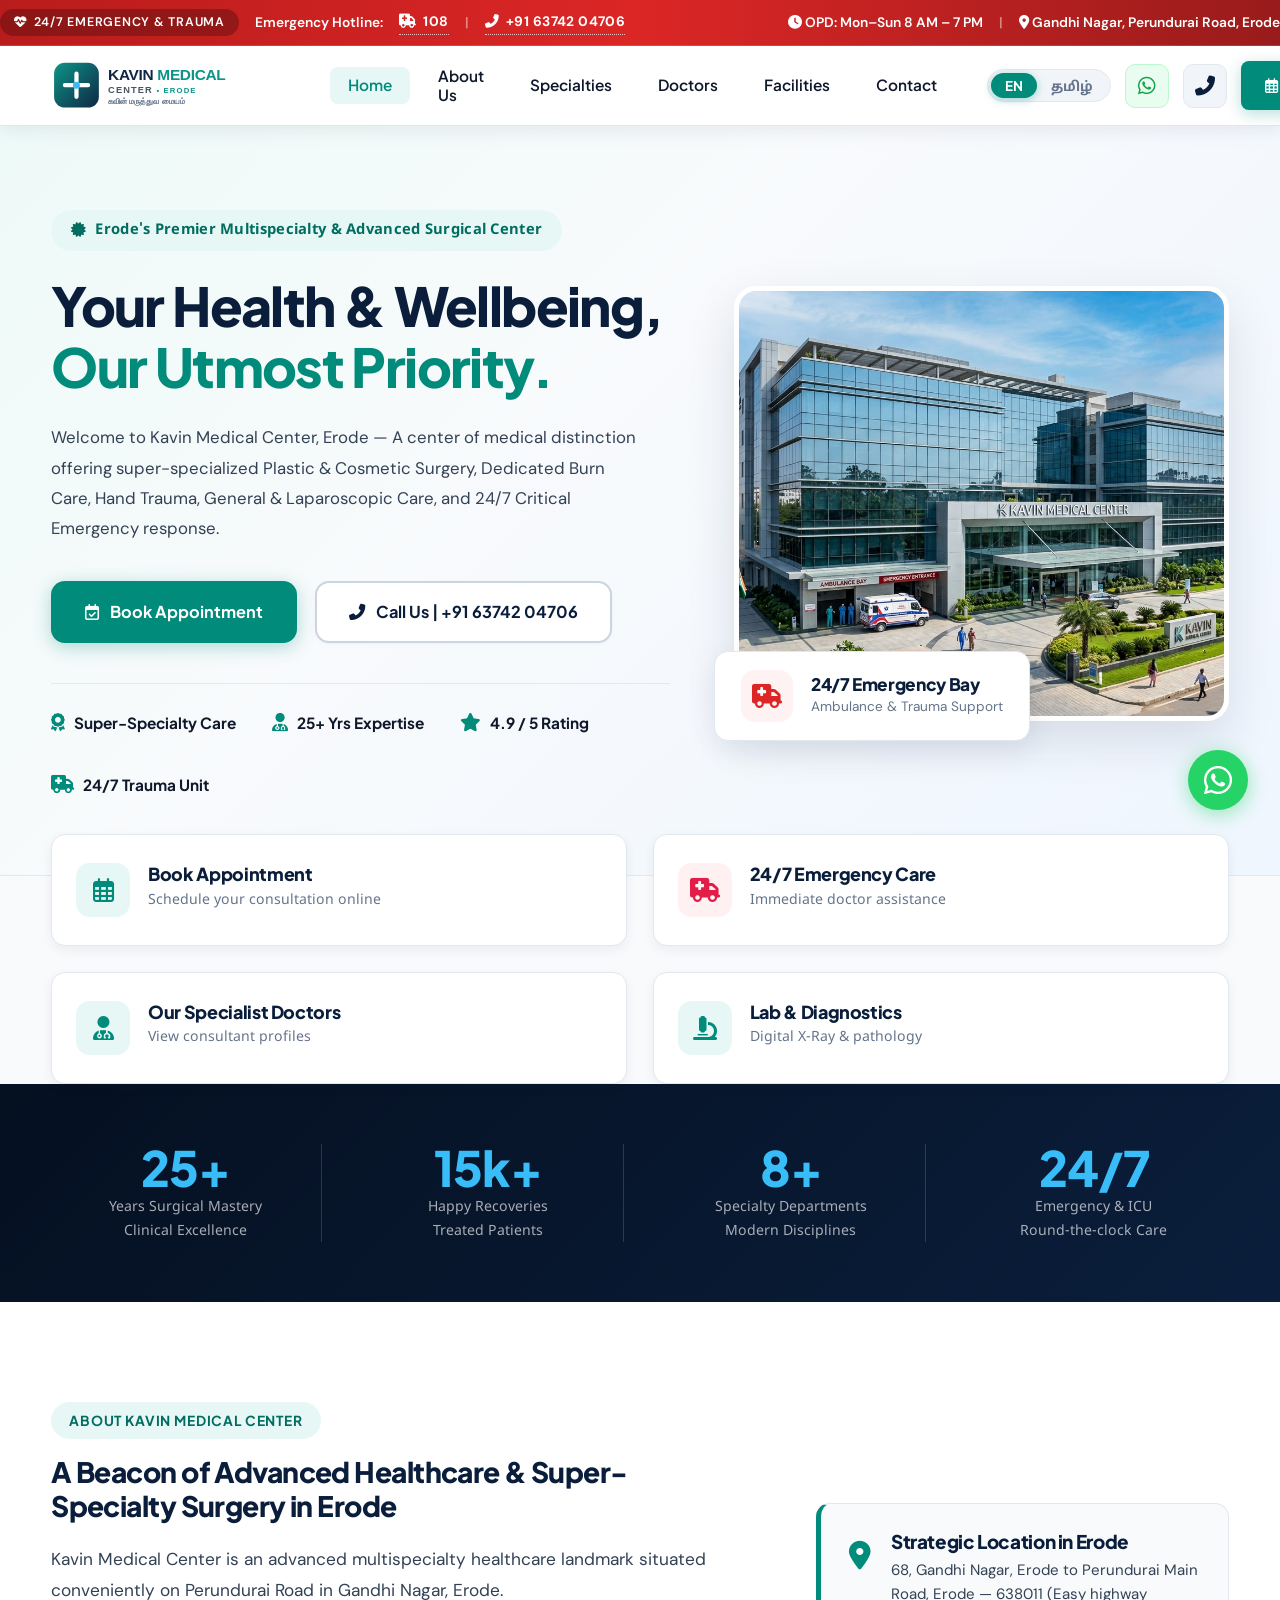
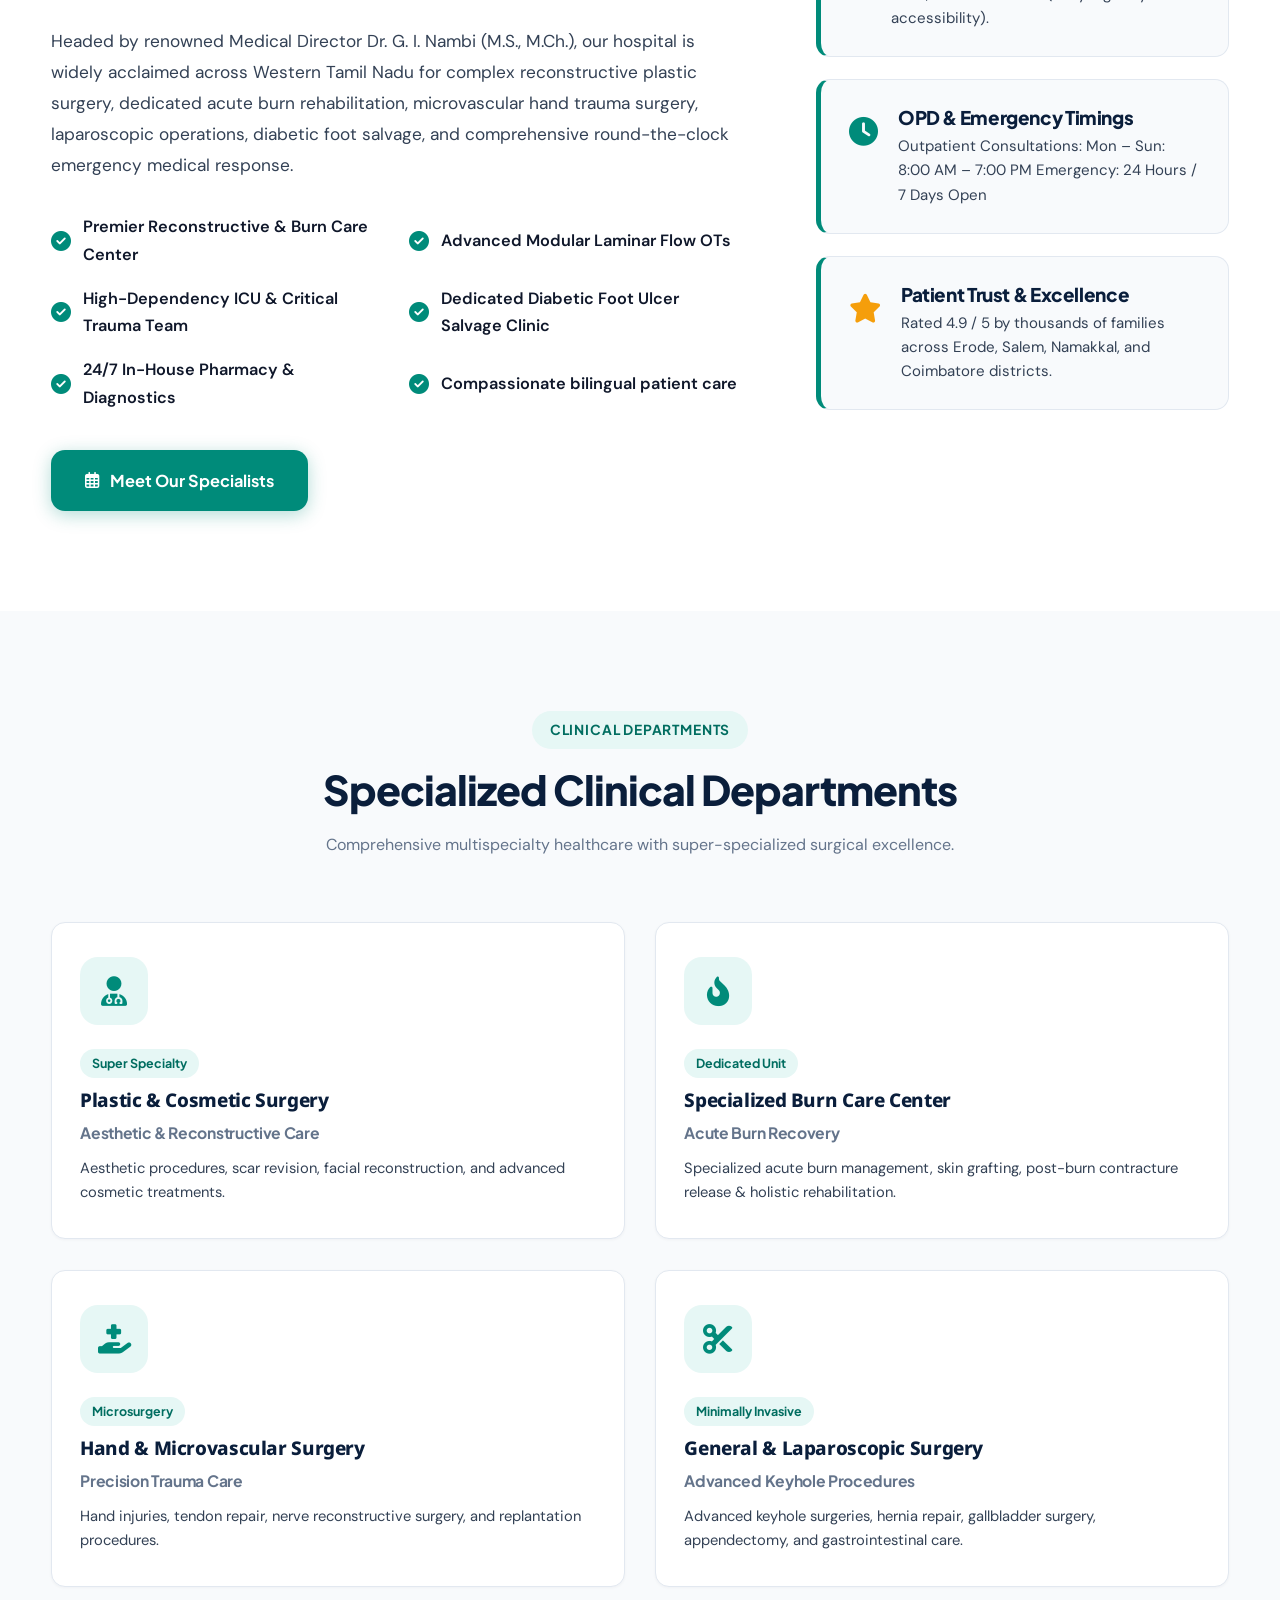
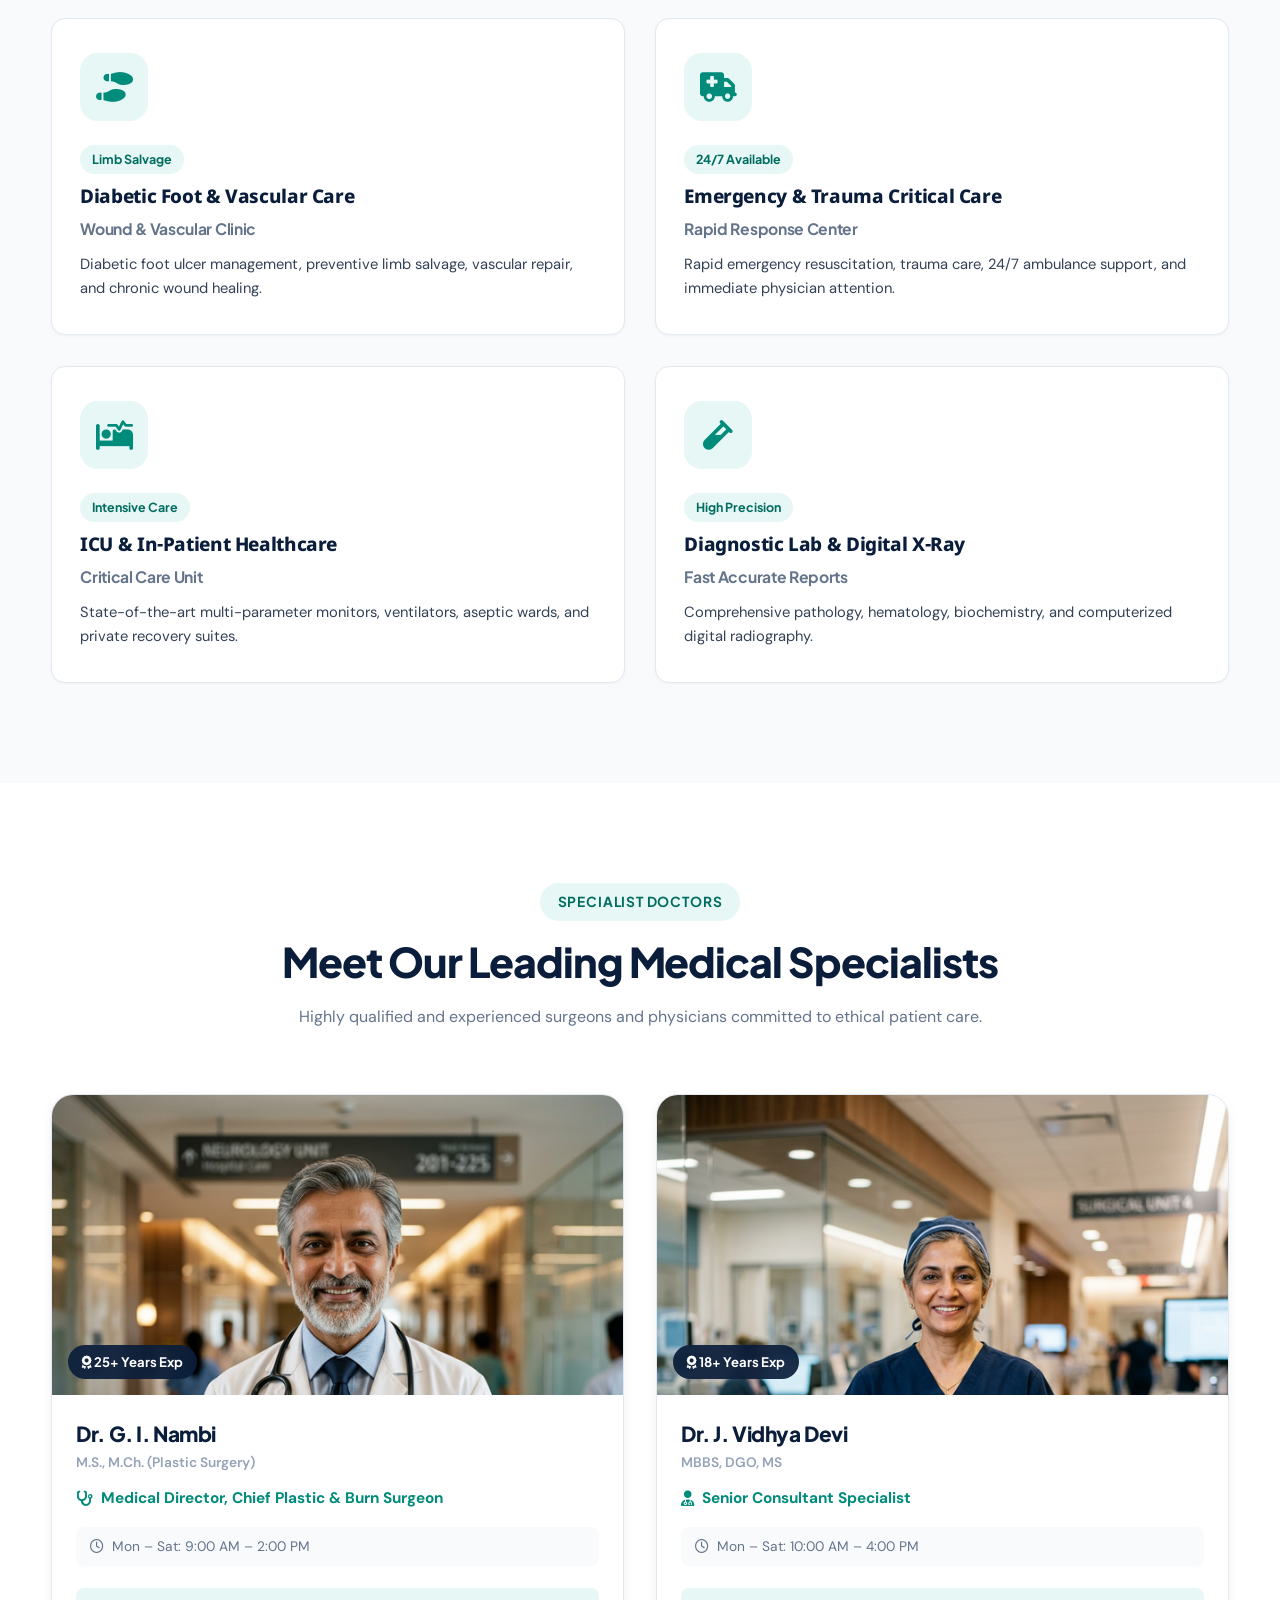
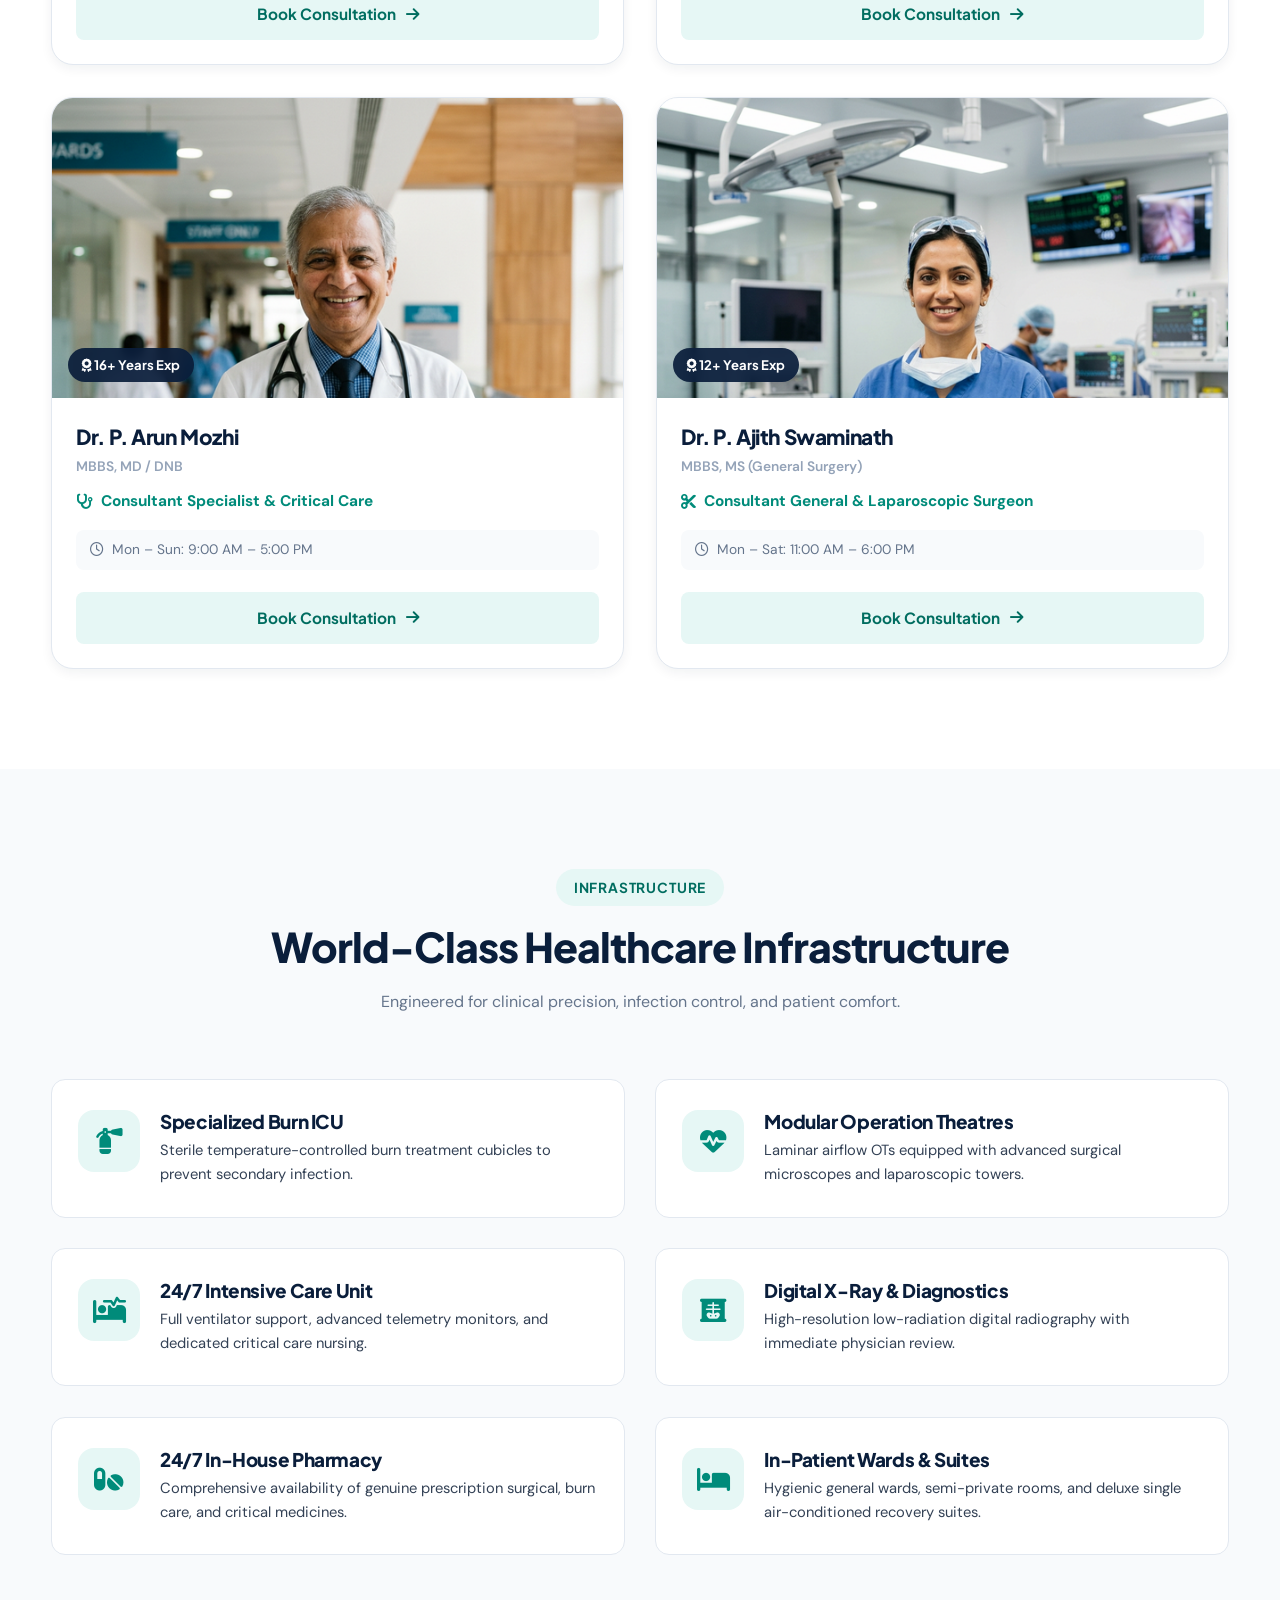
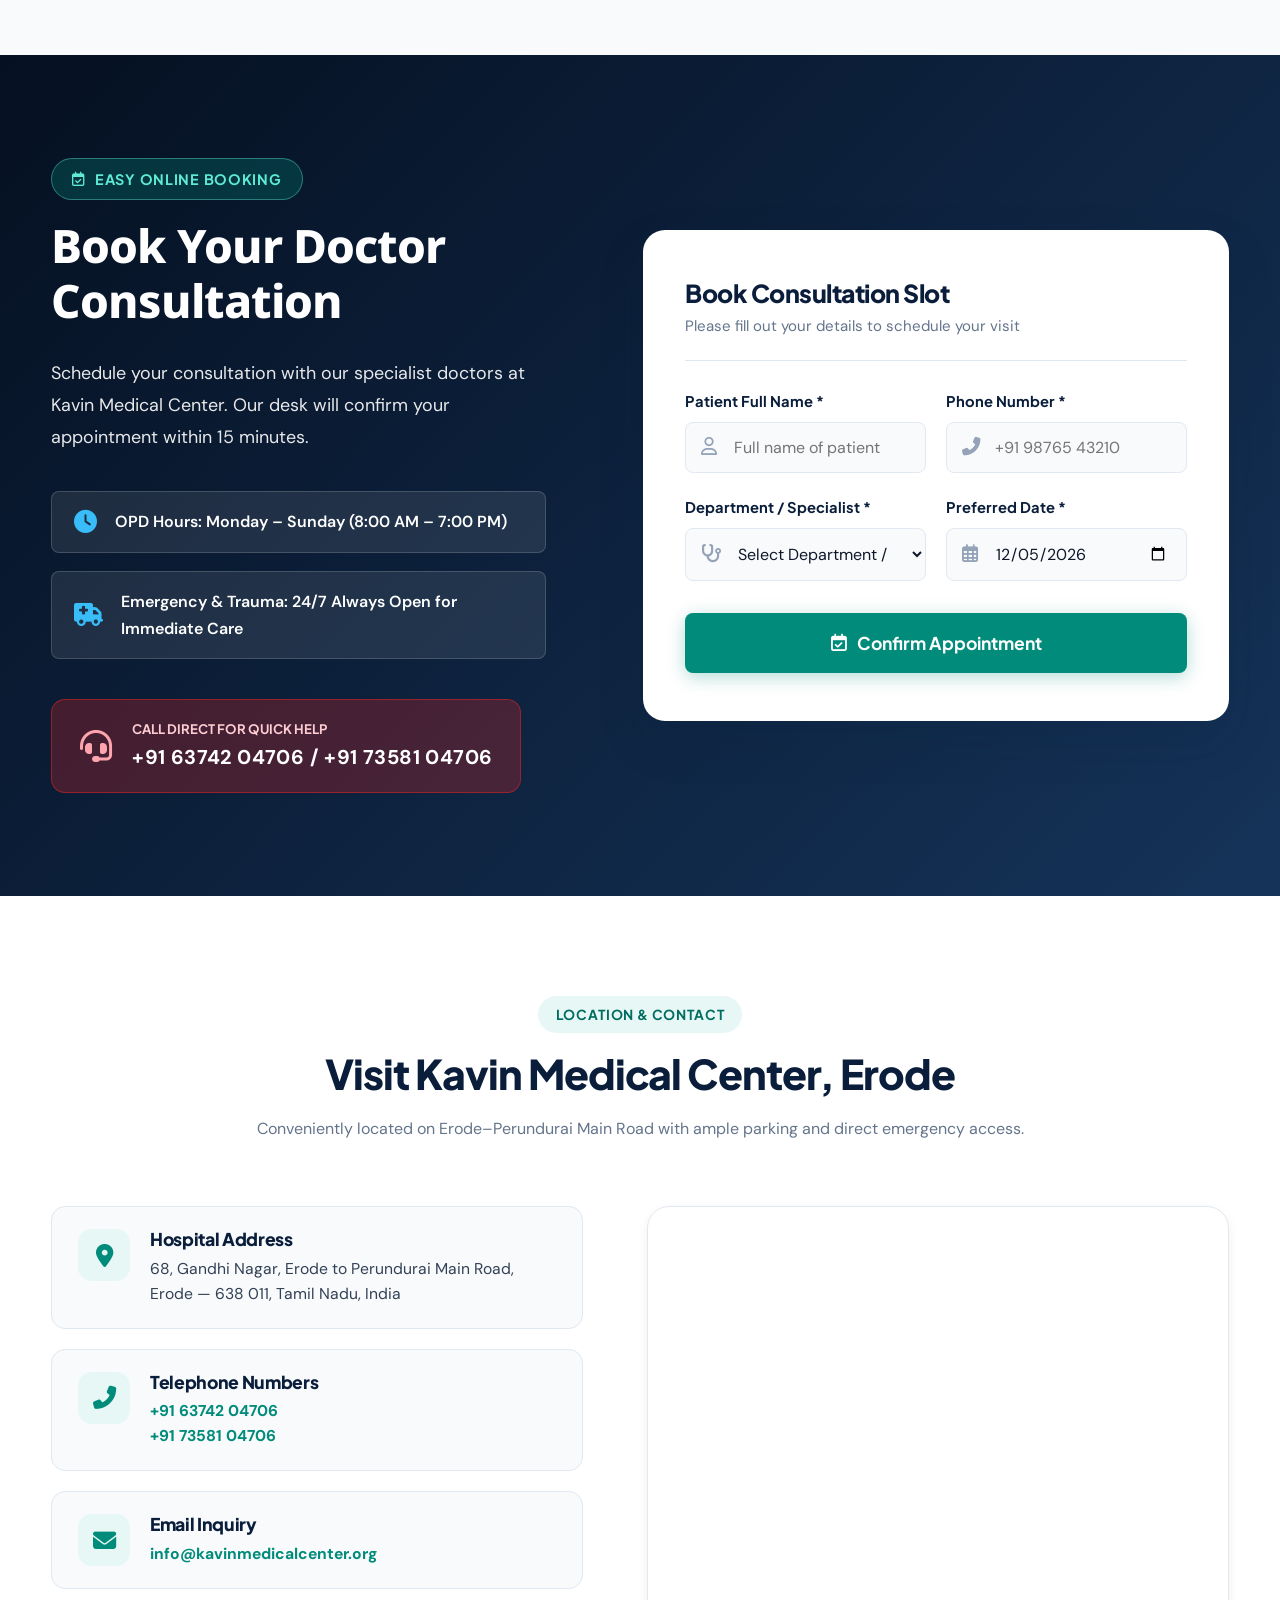
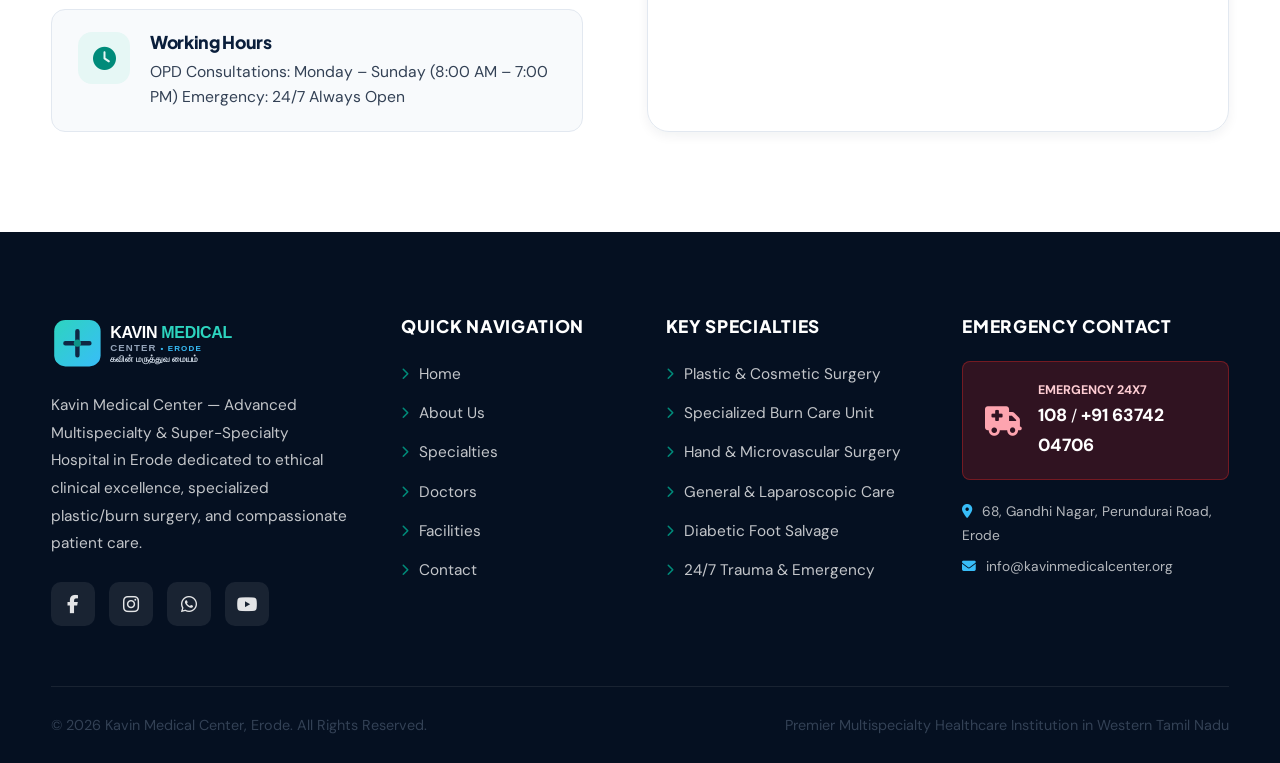
<file: index.html>
<!DOCTYPE html>
<html lang="en">

<head>
    <meta charset="UTF-8">
    <meta name="viewport" content="width=device-width, initial-scale=1.0">
    <title>Kavin Medical Center - Erode | Multispecialty & Super Specialty Hospital</title>

    <!-- SEO Meta Tags -->
    <meta name="description" content="Kavin Medical Center is a premier multispecialty hospital in Erode, Tamil Nadu specializing in Plastic & Cosmetic Surgery, Burn Care, Hand Trauma, General & Laparoscopic Surgery, and 24/7 Emergency Services.">
    <meta name="keywords" content="Kavin Medical Center Erode, Kavin Hospital, Dr G I Nambi Erode, Plastic Surgery Erode, Burn Care Hospital Tamil Nadu, Hand Surgery, Multispecialty Hospital Perundurai Road">

    <!-- Open Graph Tags -->
    <meta property="og:type" content="website">
    <meta property="og:title" content="Kavin Medical Center - Erode | Multispecialty Healthcare">
    <meta property="og:description" content="Advanced surgical expertise, dedicated burn care, laparoscopic surgery, and 24/7 emergency response on Perundurai Road, Erode.">
    <meta property="og:image" content="assets/images/kavin_hospital_hero.jpg">

    <!-- Schema.org JSON-LD Structured Data -->
    <script type="application/ld+json">
    {
      "@context": "https://schema.org",
      "@type": "Hospital",
      "name": "Kavin Medical Center",
      "alternateName": "கவின் மருத்துவ மையம்",
      "image": "assets/images/kavin_hospital_hero.jpg",
      "logo": "assets/images/kavin_logo.svg",
      "url": "https://www.kavinmedicalcenter.org",
      "telephone": ["+916374204706", "+917358104706"],
      "email": "info@kavinmedicalcenter.org",
      "priceRange": "$$",
      "address": {
        "@type": "PostalAddress",
        "streetAddress": "68, Gandhi Nagar, Erode to Perundurai Main Road",
        "addressLocality": "Erode",
        "addressRegion": "Tamil Nadu",
        "postalCode": "638011",
        "addressCountry": "IN"
      },
      "geo": {
        "@type": "GeoCoordinates",
        "latitude": 11.3410,
        "longitude": 77.7172
      },
      "openingHoursSpecification": [
        {
          "@type": "OpeningHoursSpecification",
          "dayOfWeek": ["Monday", "Tuesday", "Wednesday", "Thursday", "Friday", "Saturday", "Sunday"],
          "opens": "00:00",
          "closes": "23:59"
        }
      ],
      "medicalSpecialty": [
        "PlasticSurgery",
        "Surgery",
        "EmergencyService",
        "VascularSurgery"
      ]
    }
    </script>

    <!-- Favicon -->
    <link rel="icon" type="image/svg+xml" href="assets/images/favicon.svg">

    <!-- Stylesheets & Fonts -->
    <link rel="stylesheet" href="assets/css/style.css">
    <link rel="stylesheet" href="https://cdnjs.cloudflare.com/ajax/libs/font-awesome/6.4.0/css/all.min.css">
</head>

<body>
    <!-- Locked Sticky Top Bar (Emergency Ribbon + Navigation Header) -->
    <div class="site-top-wrapper" id="top-bar-wrapper">
        <!-- Top Emergency & Hotline Strip -->
        <div class="emergency-top">
            <div class="container-wide emergency-inner">
                <div class="emergency-left">
                    <span class="emergency-tag"><i class="fas fa-heartbeat"></i> <span data-i18n="emergency_ribbon">24/7 Emergency & Trauma</span></span>
                    <span data-i18n="emergency_call_label">Emergency Hotline:</span>
                    <a href="tel:108" class="emergency-num"><i class="fas fa-ambulance"></i> 108</a>
                    <span class="emergency-sep">|</span>
                    <a href="tel:+916374204706" class="emergency-num"><i class="fas fa-phone-alt"></i> +91 63742 04706</a>
                </div>
                <div class="emergency-right">
                    <span><i class="fas fa-clock"></i> <span data-i18n="emergency_opd">OPD: Mon–Sun 8 AM – 7 PM</span></span>
                    <span class="emergency-sep">|</span>
                    <span><i class="fas fa-map-marker-alt"></i> <span data-i18n="emergency_location">Gandhi Nagar, Perundurai Road, Erode</span></span>
                </div>
            </div>
        </div>

        <!-- Main Navigation Header -->
        <header id="site-header">
            <div class="container-wide header-inner">
                <a href="#home" class="logo" aria-label="Kavin Medical Center Home">
                    <img src="assets/images/kavin_logo.svg" alt="Kavin Medical Center Logo">
                </a>

                <nav id="navbar" aria-label="Primary Navigation">
                    <!-- Mobile Language Switcher inside Drawer -->
                    <div class="mobile-lang-box">
                        <span><i class="fas fa-language"></i> Language / மொழி:</span>
                        <div class="lang-switcher">
                            <button class="lang-btn active" data-lang="en">English</button>
                            <button class="lang-btn" data-lang="ta">தமிழ்</button>
                        </div>
                    </div>

                    <ul id="nav-links">
                        <li><a href="#home"><span data-i18n="nav_home">Home</span></a></li>
                        <li><a href="#about"><span data-i18n="nav_about">About Us</span></a></li>
                        <li><a href="#specialties"><span data-i18n="nav_specialties">Specialties</span></a></li>
                        <li><a href="#doctors"><span data-i18n="nav_doctors">Doctors</span></a></li>
                        <li><a href="#facilities"><span data-i18n="nav_facilities">Facilities</span></a></li>
                        <li><a href="#contact"><span data-i18n="nav_contact">Contact</span></a></li>
                    </ul>
                </nav>

                <div class="header-actions">
                    <!-- Desktop/Mobile Language Switcher Toggle -->
                    <div class="lang-switcher lang-switcher-desktop" role="group" aria-label="Language Selector">
                        <button class="lang-btn active" data-lang="en" aria-label="English Language">EN</button>
                        <button class="lang-btn" data-lang="ta" aria-label="Tamil Language">தமிழ்</button>
                    </div>

                    <a href="https://wa.me/916374204706?text=Hello%20Kavin%20Medical%20Center%2C%20I%20would%20like%20to%20inquire%20about%20an%20appointment" class="btn-icon-header btn-whatsapp-header" aria-label="Chat with Kavin Medical Center on WhatsApp" target="_blank" rel="noopener">
                        <i class="fab fa-whatsapp"></i>
                    </a>
                    <a href="tel:+916374204706" class="btn-icon-header btn-call-header" aria-label="Call Kavin Medical Center">
                        <i class="fas fa-phone-alt"></i>
                    </a>
                    <a href="#appointment" class="header-appt-btn">
                        <i class="far fa-calendar-alt"></i>
                        <span data-i18n="nav_book_btn">Book Appointment</span>
                    </a>
                    <button class="menu-toggle" id="mobile-toggle" aria-label="Toggle Navigation Menu">
                        <i class="fas fa-bars"></i>
                    </button>
                </div>
            </div>
        </header>
    </div>

    <main>
        <!-- Hero Section -->
        <section class="hero" id="home">
            <div class="container hero-inner">
                <div class="hero-content">
                    <span class="hero-tagline">
                        <i class="fas fa-certificate"></i> <span data-i18n="hero_tagline">Erode's Premier Multispecialty & Advanced Surgical Center</span>
                    </span>
                    <h2>
                        <span data-i18n="hero_h2_main">Your Health & Wellbeing,</span><br>
                        <span class="text-accent" data-i18n="hero_h2_accent">Our Utmost Priority.</span>
                    </h2>
                    <p class="hero-sub" data-i18n="hero_sub">
                        Welcome to <strong>Kavin Medical Center, Erode</strong> — A center of medical distinction offering super-specialized Plastic & Cosmetic Surgery, Dedicated Burn Care, Hand Trauma, General & Laparoscopic Care, and 24/7 Critical Emergency response.
                    </p>
                    <div class="hero-btns">
                        <a href="#appointment" class="btn btn-primary">
                            <i class="far fa-calendar-check"></i> <span data-i18n="hero_btn_book">Book Appointment</span>
                        </a>
                        <a href="tel:+916374204706" class="btn btn-outline-navy">
                            <i class="fas fa-phone-alt"></i> <span data-i18n="hero_btn_call">Call Us | +91 63742 04706</span>
                        </a>
                    </div>
                    <div class="hero-trust">
                        <div class="trust-item">
                            <i class="fas fa-award"></i>
                            <span data-i18n="trust_1">Super-Specialty Care</span>
                        </div>
                        <div class="trust-item">
                            <i class="fas fa-user-md"></i>
                            <span data-i18n="trust_2">25+ Yrs Expertise</span>
                        </div>
                        <div class="trust-item">
                            <i class="fas fa-star"></i>
                            <span data-i18n="trust_3">4.9 / 5 Rating</span>
                        </div>
                        <div class="trust-item">
                            <i class="fas fa-ambulance"></i>
                            <span data-i18n="trust_4">24/7 Trauma Unit</span>
                        </div>
                    </div>
                </div>

                <div class="hero-image-wrap">
                    <img src="assets/images/kavin_hospital_hero.jpg" alt="Kavin Medical Center Erode Hospital Building" loading="eager">
                    <div class="hero-floating-badge">
                        <div class="floating-icon">
                            <i class="fas fa-ambulance"></i>
                        </div>
                        <div class="floating-text">
                            <h5 data-i18n="badge_amb_title">24/7 Emergency Bay</h5>
                            <p data-i18n="badge_amb_sub">Ambulance & Trauma Support</p>
                        </div>
                    </div>
                </div>
            </div>
        </section>

        <!-- Quick Action Cards Strip -->
        <div class="quick-services">
            <div class="container">
                <div class="quick-services-grid">
                    <a href="#appointment" class="quick-card">
                        <div class="quick-card-icon">
                            <i class="far fa-calendar-alt"></i>
                        </div>
                        <div class="quick-card-info">
                            <h4 data-i18n="quick_1_title">Book Appointment</h4>
                            <p data-i18n="quick_1_sub">Schedule your consultation online</p>
                        </div>
                    </a>
                    <a href="tel:+916374204706" class="quick-card">
                        <div class="quick-card-icon" style="background:#FFF1F2; color:#E11D48;">
                            <i class="fas fa-ambulance"></i>
                        </div>
                        <div class="quick-card-info">
                            <h4 data-i18n="quick_2_title">24/7 Emergency Care</h4>
                            <p data-i18n="quick_2_sub">Immediate doctor assistance</p>
                        </div>
                    </a>
                    <a href="#doctors" class="quick-card">
                        <div class="quick-card-icon">
                            <i class="fas fa-user-md"></i>
                        </div>
                        <div class="quick-card-info">
                            <h4 data-i18n="quick_3_title">Our Specialist Doctors</h4>
                            <p data-i18n="quick_3_sub">View consultant profiles</p>
                        </div>
                    </a>
                    <a href="#facilities" class="quick-card">
                        <div class="quick-card-icon">
                            <i class="fas fa-microscope"></i>
                        </div>
                        <div class="quick-card-info">
                            <h4 data-i18n="quick_4_title">Lab & Diagnostics</h4>
                            <p data-i18n="quick_4_sub">Digital X-Ray & pathology</p>
                        </div>
                    </a>
                </div>
            </div>
        </div>

        <!-- Clinical Stats Bar -->
        <section class="stats-section">
            <div class="container stats-inner">
                <div class="stat-item">
                    <h4>25+</h4>
                    <p><span data-i18n="stat_1_title">Years Surgical Mastery</span><span data-i18n="stat_1_sub">Clinical Excellence</span></p>
                </div>
                <div class="stat-item">
                    <h4>15k+</h4>
                    <p><span data-i18n="stat_2_title">Happy Recoveries</span><span data-i18n="stat_2_sub">Treated Patients</span></p>
                </div>
                <div class="stat-item">
                    <h4>8+</h4>
                    <p><span data-i18n="stat_3_title">Specialty Departments</span><span data-i18n="stat_3_sub">Modern Disciplines</span></p>
                </div>
                <div class="stat-item">
                    <h4>24/7</h4>
                    <p><span data-i18n="stat_4_title">Emergency & ICU</span><span data-i18n="stat_4_sub">Round-the-clock Care</span></p>
                </div>
            </div>
        </section>

        <!-- About Section -->
        <section class="about-section" id="about">
            <div class="container">
                <div class="about-grid">
                    <div class="about-text">
                        <span class="section-badge" data-i18n="about_badge">About Kavin Medical Center</span>
                        <h4 data-i18n="about_title">A Beacon of Advanced Healthcare & Super-Specialty Surgery in Erode</h4>
                        <p data-i18n="about_p1">
                            Kavin Medical Center is an advanced multispecialty healthcare landmark situated conveniently on Perundurai Road in Gandhi Nagar, Erode.
                        </p>
                        <p data-i18n="about_p2">
                            Headed by renowned Medical Director Dr. G. I. Nambi (M.S., M.Ch.), our hospital is widely acclaimed across Western Tamil Nadu for complex reconstructive plastic surgery, dedicated acute burn rehabilitation, microvascular hand trauma surgery, laparoscopic operations, diabetic foot salvage, and comprehensive round-the-clock emergency medical response.
                        </p>
                        <ul class="about-checklist">
                            <li><i class="fas fa-check-circle"></i> <span data-i18n="about_check_1">Premier Reconstructive & Burn Care Center</span></li>
                            <li><i class="fas fa-check-circle"></i> <span data-i18n="about_check_2">Advanced Modular Laminar Flow OTs</span></li>
                            <li><i class="fas fa-check-circle"></i> <span data-i18n="about_check_3">High-Dependency ICU & Critical Trauma Team</span></li>
                            <li><i class="fas fa-check-circle"></i> <span data-i18n="about_check_4">Dedicated Diabetic Foot Ulcer Salvage Clinic</span></li>
                            <li><i class="fas fa-check-circle"></i> <span data-i18n="about_check_5">24/7 In-House Pharmacy & Diagnostics</span></li>
                            <li><i class="fas fa-check-circle"></i> <span data-i18n="about_check_6">Compassionate bilingual patient care</span></li>
                        </ul>
                        <a href="#appointment" class="btn btn-primary">
                            <i class="far fa-calendar-alt"></i> <span data-i18n="about_btn">Meet Our Specialists</span>
                        </a>
                    </div>

                    <div class="about-cards-stack">
                        <div class="about-feature-card">
                            <div class="about-card-icon">
                                <i class="fas fa-map-marker-alt"></i>
                            </div>
                            <div>
                                <h5 data-i18n="about_card1_title">Strategic Location in Erode</h5>
                                <p data-i18n="about_card1_p">68, Gandhi Nagar, Erode to Perundurai Main Road, Erode — 638011 (Easy highway accessibility).</p>
                            </div>
                        </div>

                        <div class="about-feature-card">
                            <div class="about-card-icon">
                                <i class="fas fa-clock"></i>
                            </div>
                            <div>
                                <h5 data-i18n="about_card2_title">OPD & Emergency Timings</h5>
                                <p data-i18n="about_card2_p">Outpatient Consultations: Mon – Sun: 8:00 AM – 7:00 PM<br><strong style="color:var(--emergency);">Emergency: 24 Hours / 7 Days Open</strong></p>
                            </div>
                        </div>

                        <div class="about-feature-card">
                            <div class="about-card-icon">
                                <i class="fas fa-star" style="color:#F59E0B;"></i>
                            </div>
                            <div>
                                <h5 data-i18n="about_card3_title">Patient Trust & Excellence</h5>
                                <p data-i18n="about_card3_p">Rated 4.9 / 5 by thousands of families across Erode, Salem, Namakkal, and Coimbatore districts.</p>
                            </div>
                        </div>
                    </div>
                </div>
            </div>
        </section>

        <!-- Multispecialty & Super-Specialty Services -->
        <section class="specialties-section" id="specialties">
            <div class="container">
                <div class="section-title">
                    <span class="section-badge" data-i18n="spec_badge">Clinical Departments</span>
                    <h3 data-i18n="spec_title">Specialized Clinical Departments</h3>
                    <p data-i18n="spec_sub">Comprehensive multispecialty healthcare with super-specialized surgical excellence.</p>
                </div>

                <div class="card-grid">
                    <!-- Specialty 1 -->
                    <div class="specialty-card">
                        <div class="specialty-icon-box">
                            <i class="fas fa-user-md"></i>
                        </div>
                        <span class="specialty-badge" data-i18n="spec_1_badge">Super Specialty</span>
                        <h4 data-i18n="spec_1_title">Plastic & Cosmetic Surgery</h4>
                        <h5 data-i18n="spec_1_sub">Aesthetic & Reconstructive Care</h5>
                        <p data-i18n="spec_1_desc">Aesthetic procedures, scar revision, facial reconstruction, and advanced cosmetic treatments.</p>
                    </div>

                    <!-- Specialty 2 -->
                    <div class="specialty-card">
                        <div class="specialty-icon-box">
                            <i class="fas fa-fire-alt"></i>
                        </div>
                        <span class="specialty-badge" data-i18n="spec_2_badge">Dedicated Unit</span>
                        <h4 data-i18n="spec_2_title">Specialized Burn Care Center</h4>
                        <h5 data-i18n="spec_2_sub">Acute Burn Recovery</h5>
                        <p data-i18n="spec_2_desc">Specialized acute burn management, skin grafting, post-burn contracture release & holistic rehabilitation.</p>
                    </div>

                    <!-- Specialty 3 -->
                    <div class="specialty-card">
                        <div class="specialty-icon-box">
                            <i class="fas fa-hand-holding-medical"></i>
                        </div>
                        <span class="specialty-badge" data-i18n="spec_3_badge">Microsurgery</span>
                        <h4 data-i18n="spec_3_title">Hand & Microvascular Surgery</h4>
                        <h5 data-i18n="spec_3_sub">Precision Trauma Care</h5>
                        <p data-i18n="spec_3_desc">Hand injuries, tendon repair, nerve reconstructive surgery, and replantation procedures.</p>
                    </div>

                    <!-- Specialty 4 -->
                    <div class="specialty-card">
                        <div class="specialty-icon-box">
                            <i class="fas fa-cut"></i>
                        </div>
                        <span class="specialty-badge" data-i18n="spec_4_badge">Minimally Invasive</span>
                        <h4 data-i18n="spec_4_title">General & Laparoscopic Surgery</h4>
                        <h5 data-i18n="spec_4_sub">Advanced Keyhole Procedures</h5>
                        <p data-i18n="spec_4_desc">Advanced keyhole surgeries, hernia repair, gallbladder surgery, appendectomy, and gastrointestinal care.</p>
                    </div>

                    <!-- Specialty 5 -->
                    <div class="specialty-card">
                        <div class="specialty-icon-box">
                            <i class="fas fa-shoe-prints"></i>
                        </div>
                        <span class="specialty-badge" data-i18n="spec_5_badge">Limb Salvage</span>
                        <h4 data-i18n="spec_5_title">Diabetic Foot & Vascular Care</h4>
                        <h5 data-i18n="spec_5_sub">Wound & Vascular Clinic</h5>
                        <p data-i18n="spec_5_desc">Diabetic foot ulcer management, preventive limb salvage, vascular repair, and chronic wound healing.</p>
                    </div>

                    <!-- Specialty 6 -->
                    <div class="specialty-card">
                        <div class="specialty-icon-box">
                            <i class="fas fa-ambulance"></i>
                        </div>
                        <span class="specialty-badge" data-i18n="spec_6_badge">24/7 Available</span>
                        <h4 data-i18n="spec_6_title">Emergency & Trauma Critical Care</h4>
                        <h5 data-i18n="spec_6_sub">Rapid Response Center</h5>
                        <p data-i18n="spec_6_desc">Rapid emergency resuscitation, trauma care, 24/7 ambulance support, and immediate physician attention.</p>
                    </div>

                    <!-- Specialty 7 -->
                    <div class="specialty-card">
                        <div class="specialty-icon-box">
                            <i class="fas fa-procedures"></i>
                        </div>
                        <span class="specialty-badge" data-i18n="spec_7_badge">Intensive Care</span>
                        <h4 data-i18n="spec_7_title">ICU & In-Patient Healthcare</h4>
                        <h5 data-i18n="spec_7_sub">Critical Care Unit</h5>
                        <p data-i18n="spec_7_desc">State-of-the-art multi-parameter monitors, ventilators, aseptic wards, and private recovery suites.</p>
                    </div>

                    <!-- Specialty 8 -->
                    <div class="specialty-card">
                        <div class="specialty-icon-box">
                            <i class="fas fa-vial"></i>
                        </div>
                        <span class="specialty-badge" data-i18n="spec_8_badge">High Precision</span>
                        <h4 data-i18n="spec_8_title">Diagnostic Lab & Digital X-Ray</h4>
                        <h5 data-i18n="spec_8_sub">Fast Accurate Reports</h5>
                        <p data-i18n="spec_8_desc">Comprehensive pathology, hematology, biochemistry, and computerized digital radiography.</p>
                    </div>
                </div>
            </div>
        </section>

        <!-- Doctors / Medical Leadership Section -->
        <section class="doctors-section" id="doctors">
            <div class="container">
                <div class="section-title">
                    <span class="section-badge" data-i18n="doc_badge">Specialist Doctors</span>
                    <h3 data-i18n="doc_title">Meet Our Leading Medical Specialists</h3>
                    <p data-i18n="doc_sub">Highly qualified and experienced surgeons and physicians committed to ethical patient care.</p>
                </div>

                <div class="doctors-grid">
                    <!-- Doctor 1 -->
                    <div class="doctor-card">
                        <div class="doctor-img-wrap">
                            <img src="assets/images/senior_doctor_male_indian_1773728922259.png" alt="Dr. G. I. Nambi" loading="lazy">
                            <span class="doctor-exp-badge"><i class="fas fa-award"></i> 25+ Years Exp</span>
                        </div>
                        <div class="doctor-info">
                            <h4 data-i18n="doc_1_name">Dr. G. I. Nambi</h4>
                            <p class="doctor-qual" data-i18n="doc_1_qual">M.S., M.Ch. (Plastic Surgery)</p>
                            <p class="doctor-spec"><i class="fas fa-stethoscope"></i> <span data-i18n="doc_1_spec">Medical Director, Chief Plastic & Burn Surgeon</span></p>
                            <div class="doctor-timings">
                                <i class="far fa-clock"></i> <span data-i18n="doc_1_time">Mon – Sat: 9:00 AM – 2:00 PM</span>
                            </div>
                            <a href="#appointment" class="doctor-cta btn-doctor-select" data-doctor="Dr. G. I. Nambi">
                                <span data-i18n="doc_1_btn">Book Consultation</span> <i class="fas fa-arrow-right"></i>
                            </a>
                        </div>
                    </div>

                    <!-- Doctor 2 -->
                    <div class="doctor-card">
                        <div class="doctor-img-wrap">
                            <img src="assets/images/senior_doctor_female_indian_1773728940029.png" alt="Dr. J. Vidhya Devi" loading="lazy">
                            <span class="doctor-exp-badge"><i class="fas fa-award"></i> 18+ Years Exp</span>
                        </div>
                        <div class="doctor-info">
                            <h4 data-i18n="doc_2_name">Dr. J. Vidhya Devi</h4>
                            <p class="doctor-qual" data-i18n="doc_2_qual">MBBS, DGO, MS</p>
                            <p class="doctor-spec"><i class="fas fa-user-md"></i> <span data-i18n="doc_2_spec">Senior Consultant Specialist</span></p>
                            <div class="doctor-timings">
                                <i class="far fa-clock"></i> <span data-i18n="doc_2_time">Mon – Sat: 10:00 AM – 4:00 PM</span>
                            </div>
                            <a href="#appointment" class="doctor-cta btn-doctor-select" data-doctor="Dr. J. Vidhya Devi">
                                <span data-i18n="doc_2_btn">Book Consultation</span> <i class="fas fa-arrow-right"></i>
                            </a>
                        </div>
                    </div>

                    <!-- Doctor 3 -->
                    <div class="doctor-card">
                        <div class="doctor-img-wrap">
                            <img src="assets/images/doctor_senior_physician_male_1772866911723.png" alt="Dr. P. Arun Mozhi" loading="lazy">
                            <span class="doctor-exp-badge"><i class="fas fa-award"></i> 16+ Years Exp</span>
                        </div>
                        <div class="doctor-info">
                            <h4 data-i18n="doc_3_name">Dr. P. Arun Mozhi</h4>
                            <p class="doctor-qual" data-i18n="doc_3_qual">MBBS, MD / DNB</p>
                            <p class="doctor-spec"><i class="fas fa-stethoscope"></i> <span data-i18n="doc_3_spec">Consultant Specialist & Critical Care</span></p>
                            <div class="doctor-timings">
                                <i class="far fa-clock"></i> <span data-i18n="doc_3_time">Mon – Sun: 9:00 AM – 5:00 PM</span>
                            </div>
                            <a href="#appointment" class="doctor-cta btn-doctor-select" data-doctor="Dr. P. Arun Mozhi">
                                <span data-i18n="doc_3_btn">Book Consultation</span> <i class="fas fa-arrow-right"></i>
                            </a>
                        </div>
                    </div>

                    <!-- Doctor 4 -->
                    <div class="doctor-card">
                        <div class="doctor-img-wrap">
                            <img src="assets/images/doctor_surgeon_female_1772866928551.png" alt="Dr. P. Ajith Swaminath" loading="lazy">
                            <span class="doctor-exp-badge"><i class="fas fa-award"></i> 12+ Years Exp</span>
                        </div>
                        <div class="doctor-info">
                            <h4 data-i18n="doc_4_name">Dr. P. Ajith Swaminath</h4>
                            <p class="doctor-qual" data-i18n="doc_4_qual">MBBS, MS (General Surgery)</p>
                            <p class="doctor-spec"><i class="fas fa-cut"></i> <span data-i18n="doc_4_spec">Consultant General & Laparoscopic Surgeon</span></p>
                            <div class="doctor-timings">
                                <i class="far fa-clock"></i> <span data-i18n="doc_4_time">Mon – Sat: 11:00 AM – 6:00 PM</span>
                            </div>
                            <a href="#appointment" class="doctor-cta btn-doctor-select" data-doctor="Dr. P. Ajith Swaminath">
                                <span data-i18n="doc_4_btn">Book Consultation</span> <i class="fas fa-arrow-right"></i>
                            </a>
                        </div>
                    </div>
                </div>
            </div>
        </section>

        <!-- Facilities Section -->
        <section class="facilities-section" id="facilities">
            <div class="container">
                <div class="section-title">
                    <span class="section-badge" data-i18n="fac_badge">Infrastructure</span>
                    <h3 data-i18n="fac_title">World-Class Healthcare Infrastructure</h3>
                    <p data-i18n="fac_sub">Engineered for clinical precision, infection control, and patient comfort.</p>
                </div>

                <div class="card-grid">
                    <div class="facility-card">
                        <div class="facility-icon-circle">
                            <i class="fas fa-fire-extinguisher"></i>
                        </div>
                        <div class="facility-info">
                            <h4 data-i18n="fac_1_title">Specialized Burn ICU</h4>
                            <p data-i18n="fac_1_desc">Sterile temperature-controlled burn treatment cubicles to prevent secondary infection.</p>
                        </div>
                    </div>

                    <div class="facility-card">
                        <div class="facility-icon-circle">
                            <i class="fas fa-heartbeat"></i>
                        </div>
                        <div class="facility-info">
                            <h4 data-i18n="fac_2_title">Modular Operation Theatres</h4>
                            <p data-i18n="fac_2_desc">Laminar airflow OTs equipped with advanced surgical microscopes and laparoscopic towers.</p>
                        </div>
                    </div>

                    <div class="facility-card">
                        <div class="facility-icon-circle">
                            <i class="fas fa-procedures"></i>
                        </div>
                        <div class="facility-info">
                            <h4 data-i18n="fac_3_title">24/7 Intensive Care Unit</h4>
                            <p data-i18n="fac_3_desc">Full ventilator support, advanced telemetry monitors, and dedicated critical care nursing.</p>
                        </div>
                    </div>

                    <div class="facility-card">
                        <div class="facility-icon-circle">
                            <i class="fas fa-x-ray"></i>
                        </div>
                        <div class="facility-info">
                            <h4 data-i18n="fac_4_title">Digital X-Ray & Diagnostics</h4>
                            <p data-i18n="fac_4_desc">High-resolution low-radiation digital radiography with immediate physician review.</p>
                        </div>
                    </div>

                    <div class="facility-card">
                        <div class="facility-icon-circle">
                            <i class="fas fa-pills"></i>
                        </div>
                        <div class="facility-info">
                            <h4 data-i18n="fac_5_title">24/7 In-House Pharmacy</h4>
                            <p data-i18n="fac_5_desc">Comprehensive availability of genuine prescription surgical, burn care, and critical medicines.</p>
                        </div>
                    </div>

                    <div class="facility-card">
                        <div class="facility-icon-circle">
                            <i class="fas fa-bed"></i>
                        </div>
                        <div class="facility-info">
                            <h4 data-i18n="fac_6_title">In-Patient Wards & Suites</h4>
                            <p data-i18n="fac_6_desc">Hygienic general wards, semi-private rooms, and deluxe single air-conditioned recovery suites.</p>
                        </div>
                    </div>
                </div>
            </div>
        </section>

        <!-- Appointment Booking Section -->
        <section class="booking-section-wrap" id="appointment">
            <div class="container">
                <div class="booking-grid">
                    <div class="booking-content-side">
                        <span class="booking-badge-light">
                            <i class="far fa-calendar-check"></i> <span data-i18n="book_badge">Easy Online Booking</span>
                        </span>
                        <h3 data-i18n="book_title">
                            Book Your Doctor Consultation
                        </h3>
                        <p data-i18n="book_desc">
                            Schedule your consultation with our specialist doctors at Kavin Medical Center. Our desk will confirm your appointment within 15 minutes.
                        </p>

                        <div class="booking-perks">
                            <div class="booking-perk-item">
                                <i class="fas fa-clock"></i>
                                <span data-i18n="book_perk_1">OPD Hours: Monday – Sunday (8:00 AM – 7:00 PM)</span>
                            </div>
                            <div class="booking-perk-item">
                                <i class="fas fa-ambulance"></i>
                                <span data-i18n="book_perk_2">Emergency & Trauma: 24/7 Always Open for Immediate Care</span>
                            </div>
                        </div>

                        <a href="tel:+916374204706" class="booking-direct-call">
                            <i class="fas fa-headset"></i>
                            <div>
                                <small data-i18n="book_direct_label">Call Direct for Quick Help</small>
                                <strong>+91 63742 04706 / +91 73581 04706</strong>
                            </div>
                        </a>
                    </div>

                    <div class="booking-form-card">
                        <div class="form-header">
                            <h4 data-i18n="form_title">Book Consultation Slot</h4>
                            <p data-i18n="form_sub">Please fill out your details to schedule your visit</p>
                        </div>

                        <form id="appointmentForm">
                            <div class="form-grid-2">
                                <div class="form-group">
                                    <label for="p_name" data-i18n="form_label_name">Patient Full Name *</label>
                                    <div class="form-input-box">
                                        <i class="far fa-user"></i>
                                        <input type="text" id="p_name" name="p_name" placeholder="Full name of patient" required>
                                    </div>
                                </div>

                                <div class="form-group">
                                    <label for="p_phone" data-i18n="form_label_phone">Phone Number *</label>
                                    <div class="form-input-box">
                                        <i class="fas fa-phone-alt"></i>
                                        <input type="tel" id="p_phone" name="p_phone" placeholder="+91 98765 43210" required>
                                    </div>
                                </div>
                            </div>

                            <div class="form-grid-2">
                                <div class="form-group">
                                    <label for="p_dept" data-i18n="form_label_dept">Department / Specialist *</label>
                                    <div class="form-input-box">
                                        <i class="fas fa-stethoscope"></i>
                                        <select id="p_dept" name="p_dept" required>
                                            <option value="" disabled selected>Select Department / Doctor</option>
                                            <option value="Plastic & Cosmetic Surgery - Dr. G. I. Nambi">Plastic & Cosmetic Surgery (Dr. G. I. Nambi)</option>
                                            <option value="Burn Care & Rehabilitation - Dr. G. I. Nambi">Burn Care & Recovery Unit (Dr. G. I. Nambi)</option>
                                            <option value="Hand & Microvascular Surgery">Hand & Microvascular Surgery</option>
                                            <option value="Consultant Specialist - Dr. J. Vidhya Devi">Consultant Specialist (Dr. J. Vidhya Devi)</option>
                                            <option value="General & Critical Care - Dr. P. Arun Mozhi">General & Critical Care (Dr. P. Arun Mozhi)</option>
                                            <option value="General & Laparoscopic - Dr. P. Ajith Swaminath">General & Laparoscopic Surgery (Dr. P. Ajith Swaminath)</option>
                                            <option value="Diabetic Foot & Vascular Care">Diabetic Foot & Vascular Care</option>
                                            <option value="Diagnostic Lab & X-Ray">Diagnostic Lab & Digital X-Ray</option>
                                        </select>
                                    </div>
                                </div>

                                <div class="form-group">
                                    <label for="p_date" data-i18n="form_label_date">Preferred Date *</label>
                                    <div class="form-input-box">
                                        <i class="far fa-calendar-alt"></i>
                                        <input type="date" id="p_date" name="p_date" required>
                                    </div>
                                </div>
                            </div>

                            <button type="submit" class="btn btn-primary btn-form-submit">
                                <i class="far fa-calendar-check"></i> <span data-i18n="form_btn_submit">Confirm Appointment</span>
                            </button>
                        </form>
                    </div>
                </div>
            </div>
        </section>

        <!-- Contact & Location Section -->
        <section class="contact-section" id="contact">
            <div class="container">
                <div class="section-title">
                    <span class="section-badge" data-i18n="contact_badge">Location & Contact</span>
                    <h3 data-i18n="contact_title">Visit Kavin Medical Center, Erode</h3>
                    <p data-i18n="contact_sub">Conveniently located on Erode–Perundurai Main Road with ample parking and direct emergency access.</p>
                </div>

                <div class="contact-layout-grid">
                    <div class="contact-info-list">
                        <div class="contact-card-item">
                            <div class="contact-card-icon">
                                <i class="fas fa-map-marker-alt"></i>
                            </div>
                            <div>
                                <h5 data-i18n="contact_addr_title">Hospital Address</h5>
                                <p data-i18n="contact_addr_desc">68, Gandhi Nagar, Erode to Perundurai Main Road, Erode — 638 011, Tamil Nadu, India</p>
                            </div>
                        </div>

                        <div class="contact-card-item">
                            <div class="contact-card-icon">
                                <i class="fas fa-phone-alt"></i>
                            </div>
                            <div>
                                <h5 data-i18n="contact_phone_title">Telephone Numbers</h5>
                                <p>
                                    <a href="tel:+916374204706">+91 63742 04706</a><br>
                                    <a href="tel:+917358104706">+91 73581 04706</a>
                                </p>
                            </div>
                        </div>

                        <div class="contact-card-item">
                            <div class="contact-card-icon">
                                <i class="fas fa-envelope"></i>
                            </div>
                            <div>
                                <h5 data-i18n="contact_email_title">Email Inquiry</h5>
                                <p><a href="mailto:info@kavinmedicalcenter.org">info@kavinmedicalcenter.org</a></p>
                            </div>
                        </div>

                        <div class="contact-card-item">
                            <div class="contact-card-icon">
                                <i class="fas fa-clock"></i>
                            </div>
                            <div>
                                <h5 data-i18n="contact_time_title">Working Hours</h5>
                                <p data-i18n="contact_time_desc">OPD Consultations: Monday – Sunday (8:00 AM – 7:00 PM)<br><strong style="color:var(--emergency);">Emergency: 24/7 Always Open</strong></p>
                            </div>
                        </div>
                    </div>

                    <div class="map-embed-box">
                        <iframe
                            src="https://maps.google.com/maps?q=68,%20Gandhi%20Nagar,%20Perundurai%20Road,%20Erode%20638011&t=&z=15&ie=UTF8&iwloc=&output=embed"
                            title="Kavin Medical Center Erode Location Map"
                            loading="lazy"
                            allowfullscreen>
                        </iframe>
                    </div>
                </div>
            </div>
        </section>
    </main>

    <!-- Footer -->
    <footer id="site-footer">
        <div class="container">
            <div class="footer-top-grid">
                <div class="footer-brand">
                    <img src="assets/images/kavin_logo_white.svg" alt="Kavin Medical Center White Logo">
                    <p data-i18n="footer_desc">
                        Kavin Medical Center — Advanced Multispecialty & Super-Specialty Hospital in Erode dedicated to ethical clinical excellence, specialized plastic/burn surgery, and compassionate patient care.
                    </p>
                    <div class="footer-social-links">
                        <a href="#" aria-label="Facebook"><i class="fab fa-facebook-f"></i></a>
                        <a href="#" aria-label="Instagram"><i class="fab fa-instagram"></i></a>
                        <a href="https://wa.me/916374204706?text=Hello%20Kavin%20Medical%20Center" aria-label="WhatsApp" target="_blank" rel="noopener"><i class="fab fa-whatsapp"></i></a>
                        <a href="#" aria-label="YouTube"><i class="fab fa-youtube"></i></a>
                    </div>
                </div>

                <div class="footer-col">
                    <h5 data-i18n="footer_nav_title">Quick Navigation</h5>
                    <ul class="footer-links-list">
                        <li><a href="#home"><i class="fas fa-chevron-right"></i> <span data-i18n="nav_home">Home</span></a></li>
                        <li><a href="#about"><i class="fas fa-chevron-right"></i> <span data-i18n="nav_about">About Us</span></a></li>
                        <li><a href="#specialties"><i class="fas fa-chevron-right"></i> <span data-i18n="nav_specialties">Specialties</span></a></li>
                        <li><a href="#doctors"><i class="fas fa-chevron-right"></i> <span data-i18n="nav_doctors">Doctors</span></a></li>
                        <li><a href="#facilities"><i class="fas fa-chevron-right"></i> <span data-i18n="nav_facilities">Facilities</span></a></li>
                        <li><a href="#contact"><i class="fas fa-chevron-right"></i> <span data-i18n="nav_contact">Contact</span></a></li>
                    </ul>
                </div>

                <div class="footer-col">
                    <h5 data-i18n="footer_spec_title">Key Specialties</h5>
                    <ul class="footer-links-list">
                        <li><a href="#specialties"><i class="fas fa-chevron-right"></i> Plastic & Cosmetic Surgery</a></li>
                        <li><a href="#specialties"><i class="fas fa-chevron-right"></i> Specialized Burn Care Unit</a></li>
                        <li><a href="#specialties"><i class="fas fa-chevron-right"></i> Hand & Microvascular Surgery</a></li>
                        <li><a href="#specialties"><i class="fas fa-chevron-right"></i> General & Laparoscopic Care</a></li>
                        <li><a href="#specialties"><i class="fas fa-chevron-right"></i> Diabetic Foot Salvage</a></li>
                        <li><a href="#specialties"><i class="fas fa-chevron-right"></i> 24/7 Trauma & Emergency</a></li>
                    </ul>
                </div>

                <div class="footer-col">
                    <h5 data-i18n="footer_emg_title">Emergency Contact</h5>
                    <div class="footer-emergency-box">
                        <i class="fas fa-ambulance"></i>
                        <div>
                            <small>Emergency 24x7</small>
                            <a href="tel:108">108</a> / <a href="tel:+916374204706">+91 63742 04706</a>
                        </div>
                    </div>
                    <p style="color:rgba(255,255,255,0.7); font-size:0.86rem; margin-bottom: 8px;">
                        <i class="fas fa-map-marker-alt" style="color:#38BDF8; margin-right:6px;"></i> 68, Gandhi Nagar, Perundurai Road, Erode
                    </p>
                    <p style="color:rgba(255,255,255,0.7); font-size:0.86rem;">
                        <i class="fas fa-envelope" style="color:#38BDF8; margin-right:6px;"></i> info@kavinmedicalcenter.org
                    </p>
                </div>
            </div>

            <div class="footer-bottom-bar">
                <div class="footer-bottom-inner">
                    <p data-i18n="footer_copy">&copy; 2026 Kavin Medical Center, Erode. All Rights Reserved.</p>
                    <p>Premier Multispecialty Healthcare Institution in Western Tamil Nadu</p>
                </div>
            </div>
        </div>
    </footer>

    <!-- Floating WhatsApp Action Button -->
    <a href="https://wa.me/916374204706?text=Hello%20Kavin%20Medical%20Center%2C%20I%20would%20like%20to%20inquire%20about%20appointment%20or%20services" class="whatsapp-float" aria-label="Chat on WhatsApp" target="_blank" rel="noopener">
        <i class="fab fa-whatsapp"></i>
    </a>

    <!-- Sticky Mobile Bottom Action Bar -->
    <div class="mobile-bottom-bar" aria-label="Mobile Quick Actions">
        <a href="tel:+916374204706" class="mobile-action-btn mob-btn-call">
            <i class="fas fa-phone-alt"></i>
            <span>Call Now</span>
        </a>
        <a href="https://wa.me/916374204706?text=Hello%20Kavin%20Medical%20Center%2C%20I%20would%20like%20to%20inquire%20about%20appointment%20or%20services" class="mobile-action-btn mob-btn-whatsapp" target="_blank" rel="noopener">
            <i class="fab fa-whatsapp"></i>
            <span>WhatsApp</span>
        </a>
        <a href="#appointment" class="mobile-action-btn mob-btn-book">
            <i class="far fa-calendar-alt"></i>
            <span>Book Now</span>
        </a>
    </div>

    <!-- Core Interactive Scripts -->
    <script src="assets/js/script.js"></script>
</body>
</html>
</file>
<file: assets/css/style.css>
/* ============================================================
   KAVIN MEDICAL CENTER — ERODE
   Full-Width Edge-to-Edge Fluid Hospital Design System
   Professional Corporate Healthcare Typography & Layout
   ============================================================ */

@import url('https://fonts.googleapis.com/css2?family=DM+Sans:ital,opsz,wght@0,9..40,100..1000;1,9..40,100..1000&family=Noto+Sans+Tamil:wght@400;500;600;700;800&family=Plus+Jakarta+Sans:ital,wght@0,300..800;1,300..800&display=swap');

/* ─── Design Tokens ─── */
:root {
    /* Brand Colors */
    --primary: #0A1E3B;          /* Deep Corporate Medical Navy */
    --primary-dark: #051021;
    --primary-light: #153359;
    --teal: #008B7A;             /* Signature Clinical Teal */
    --teal-dark: #006D60;
    --teal-light: #E6F7F5;
    --teal-glow: rgba(0, 139, 122, 0.2);
    --cyan: #0284C7;             /* Precision Blue */
    --cyan-light: #E0F2FE;
    --emergency: #DC2626;        /* Critical Red */
    --emergency-light: #FEF2F2;
    --gold: #D97706;
    --gold-light: #FEF3C7;
    
    /* Neutral & Background Tones */
    --text-dark: #0F172A;        /* Slate 900 */
    --text-body: #334155;        /* Slate 700 */
    --text-muted: #64748B;       /* Slate 500 */
    --text-light: #94A3B8;       /* Slate 400 */
    --bg-page: #F8FAFC;          /* Clean Medical Tint */
    --bg-white: #FFFFFF;
    --border: #E2E8F0;           /* Slate 200 */
    --border-hover: #CBD5E1;
    
    /* Modern Elevation Shadows */
    --shadow-xs: 0 1px 3px rgba(10, 30, 59, 0.04);
    --shadow-sm: 0 4px 12px rgba(10, 30, 59, 0.06);
    --shadow-md: 0 10px 30px rgba(10, 30, 59, 0.08);
    --shadow-lg: 0 20px 50px rgba(10, 30, 59, 0.12);
    --shadow-teal: 0 12px 36px rgba(0, 139, 122, 0.18);

    /* Layout & Radius */
    --radius-sm: 8px;
    --radius-md: 14px;
    --radius-lg: 22px;
    --radius-full: 9999px;
    --section-gap: 100px;
    --header-total-height: 120px;
    --transition: all 0.28s cubic-bezier(0.4, 0, 0.2, 1);
}

/* ─── Base & Typography ─── */
*, *::before, *::after {
    box-sizing: border-box;
    margin: 0;
    padding: 0;
}

html {
    scroll-behavior: smooth;
    scroll-padding-top: var(--header-total-height);
    font-size: 16px;
    overflow-x: hidden;
    width: 100%;
    max-width: 100%;
}

body {
    font-family: 'DM Sans', 'Noto Sans Tamil', -apple-system, sans-serif;
    color: var(--text-body);
    background-color: var(--bg-page);
    line-height: 1.7;
    -webkit-font-smoothing: antialiased;
    overflow-x: hidden;
    width: 100%;
    max-width: 100%;
    position: relative;
    padding-top: var(--header-total-height);
}

main {
    overflow-x: hidden;
    width: 100%;
    max-width: 100%;
}

h1, h2, h3, h4, h5, h6 {
    font-family: 'Plus Jakarta Sans', -apple-system, sans-serif;
    color: var(--primary);
    line-height: 1.22;
    letter-spacing: -0.02em;
}

.ta-text {
    font-family: 'Noto Sans Tamil', sans-serif;
}

p {
    color: var(--text-body);
}

a {
    color: inherit;
    text-decoration: none;
}

img {
    max-width: 100%;
    height: auto;
    display: block;
}

section {
    padding: var(--section-gap) 0;
    position: relative;
    width: 100%;
    max-width: 100%;
    overflow-x: hidden;
}

/* ─── Full-Width Edge-to-Edge Container System ─── */
.container,
.container-wide {
    width: 100%;
    max-width: 100%;
    margin: 0 auto;
    padding: 0 clamp(20px, 4vw, 80px);
    box-sizing: border-box;
}

/* ─── Fixed Locked Top Bar (Emergency Ribbon + Navigation Header) ─── */
.site-top-wrapper {
    position: fixed;
    top: 0;
    left: 0;
    right: 0;
    width: 100%;
    z-index: 9999;
    background: #FFFFFF;
    box-shadow: 0 4px 18px rgba(10, 30, 59, 0.08);
    transition: var(--transition);
}

/* ─── 1. Top Emergency Ribbon ─── */
.emergency-top {
    background: linear-gradient(90deg, #B91C1C 0%, #DC2626 50%, #991B1B 100%);
    color: white;
    font-size: 0.86rem;
    font-weight: 600;
    position: relative;
    border-bottom: 1px solid rgba(255, 255, 255, 0.15);
    width: 100%;
}

.emergency-inner {
    display: flex;
    align-items: center;
    justify-content: space-between;
    padding: 9px 0;
    gap: 16px;
    flex-wrap: wrap;
}

.emergency-left, .emergency-right {
    display: flex;
    align-items: center;
    gap: 16px;
    flex-wrap: wrap;
}

.emergency-tag {
    background: rgba(0, 0, 0, 0.25);
    padding: 3px 14px;
    border-radius: var(--radius-full);
    font-size: 0.78rem;
    text-transform: uppercase;
    letter-spacing: 0.06em;
    display: inline-flex;
    align-items: center;
    gap: 7px;
}

.emergency-num {
    color: white;
    font-weight: 700;
    letter-spacing: 0.03em;
    display: inline-flex;
    align-items: center;
    gap: 7px;
    border-bottom: 1px dotted rgba(255, 255, 255, 0.7);
    transition: var(--transition);
}

.emergency-num:hover {
    color: #FFF;
    border-bottom-style: solid;
}

.emergency-sep {
    opacity: 0.45;
}

/* ─── 2. Main Navigation Header ─── */
header#site-header {
    background: rgba(255, 255, 255, 0.98);
    backdrop-filter: blur(16px);
    border-bottom: 1px solid var(--border);
    position: relative;
    padding: 12px 0;
    transition: var(--transition);
    width: 100%;
}

header#site-header.scrolled {
    padding: 10px 0;
    box-shadow: var(--shadow-sm);
}

.header-inner {
    display: flex;
    align-items: center;
    justify-content: space-between;
    gap: 32px;
}

/* Brand Logo */
.logo {
    display: flex;
    align-items: center;
    gap: 14px;
    text-decoration: none;
    flex-shrink: 0;
}

.logo img {
    height: 54px;
    width: auto;
    transition: var(--transition);
}

header.scrolled .logo img {
    height: 46px;
}

/* Navigation Links */
#navbar {
    display: flex;
    align-items: center;
}

#nav-links {
    display: flex;
    list-style: none;
    gap: 10px;
    align-items: center;
}

#nav-links li a {
    color: var(--text-dark);
    font-weight: 600;
    font-size: 0.96rem;
    padding: 9px 18px;
    border-radius: var(--radius-sm);
    display: flex;
    flex-direction: column;
    align-items: center;
    line-height: 1.2;
    transition: var(--transition);
    font-family: 'Plus Jakarta Sans', sans-serif;
}

#nav-links li a .nav-ta {
    font-size: 0.72rem;
    font-family: 'Noto Sans Tamil', sans-serif;
    color: var(--text-muted);
    font-weight: 500;
    margin-top: 2px;
}

#nav-links li a:hover,
#nav-links li a.active {
    color: var(--teal);
    background: var(--teal-light);
}

#nav-links li a.active .nav-ta,
#nav-links li a:hover .nav-ta {
    color: var(--teal-dark);
}

/* Header Action Buttons */
.header-actions {
    display: flex;
    align-items: center;
    gap: 14px;
    flex-shrink: 0;
}

.btn-icon-header {
    width: 44px;
    height: 44px;
    border-radius: 10px;
    display: flex;
    align-items: center;
    justify-content: center;
    font-size: 1.25rem;
    transition: var(--transition);
}

.btn-whatsapp-header {
    background: #E8FDF0;
    color: #16A34A;
    border: 1px solid #BBF7D0;
}

.btn-whatsapp-header:hover {
    background: #16A34A;
    color: white;
    transform: translateY(-2px);
    box-shadow: 0 4px 14px rgba(22, 163, 74, 0.28);
}

.btn-call-header {
    background: #F1F5F9;
    color: var(--primary);
    border: 1px solid var(--border);
}

.btn-call-header:hover {
    background: var(--primary);
    color: white;
    transform: translateY(-2px);
}

/* ─── Language Switcher Component ─── */
.lang-switcher {
    display: inline-flex;
    align-items: center;
    background: #F1F5F9;
    padding: 3px;
    border-radius: var(--radius-full);
    border: 1.5px solid var(--border);
    position: relative;
    user-select: none;
}

.lang-btn {
    padding: 6px 14px;
    font-size: 0.84rem;
    font-weight: 700;
    color: var(--text-muted);
    border-radius: var(--radius-full);
    cursor: pointer;
    border: none;
    background: transparent;
    transition: var(--transition);
    font-family: 'Plus Jakarta Sans', 'Noto Sans Tamil', sans-serif;
    display: inline-flex;
    align-items: center;
    gap: 4px;
    line-height: 1;
}

.lang-btn:hover {
    color: var(--primary);
}

.lang-btn.active {
    background: var(--teal);
    color: white;
    box-shadow: 0 2px 8px rgba(0, 139, 122, 0.35);
}

.mobile-lang-box {
    display: none;
    align-items: center;
    justify-content: space-between;
    padding: 12px 16px;
    background: var(--bg-page);
    border-radius: var(--radius-sm);
    margin-bottom: 14px;
    border: 1px solid var(--border);
}

.mobile-lang-box span {
    font-size: 0.92rem;
    font-weight: 700;
    color: var(--primary);
    display: flex;
    align-items: center;
    gap: 8px;
    font-family: 'Plus Jakarta Sans', sans-serif;
}

.header-appt-btn {
    display: inline-flex;
    align-items: center;
    gap: 9px;
    background: var(--teal);
    color: white;
    padding: 12px 24px;
    border-radius: var(--radius-sm);
    font-weight: 700;
    font-size: 0.94rem;
    font-family: 'Plus Jakarta Sans', sans-serif;
    white-space: nowrap;
    transition: var(--transition);
    box-shadow: 0 4px 16px rgba(0, 139, 122, 0.28);
}

.header-appt-btn:hover {
    background: var(--teal-dark);
    transform: translateY(-2px);
    box-shadow: 0 6px 22px rgba(0, 139, 122, 0.38);
}

.menu-toggle {
    display: none;
    background: #F1F5F9;
    border: 1px solid var(--border);
    padding: 10px 14px;
    border-radius: var(--radius-sm);
    color: var(--primary);
    font-size: 1.3rem;
    cursor: pointer;
    transition: var(--transition);
}

/* ─── Global Buttons ─── */
.btn {
    display: inline-flex;
    align-items: center;
    justify-content: center;
    gap: 11px;
    padding: 15px 32px;
    border-radius: var(--radius-md);
    font-weight: 700;
    font-size: 1.02rem;
    cursor: pointer;
    border: 2px solid transparent;
    transition: var(--transition);
    font-family: 'Plus Jakarta Sans', sans-serif;
    text-align: center;
}

.btn-primary {
    background: var(--teal);
    color: white;
    box-shadow: 0 4px 18px rgba(0, 139, 122, 0.3);
}

.btn-primary:hover {
    background: var(--teal-dark);
    transform: translateY(-2px);
    box-shadow: 0 8px 26px rgba(0, 139, 122, 0.4);
}

.btn-outline-navy {
    background: white;
    color: var(--primary);
    border-color: var(--border-hover);
    box-shadow: var(--shadow-xs);
}

.btn-outline-navy:hover {
    background: var(--primary);
    color: white;
    border-color: var(--primary);
    transform: translateY(-2px);
    box-shadow: var(--shadow-md);
}

/* ─── 3. Hero Section (Expansive Edge-to-Edge) ─── */
.hero {
    padding: clamp(60px, 7vw, 96px) 0 clamp(50px, 6vw, 84px);
    background: linear-gradient(135deg, #EEFAF8 0%, #F8FAFC 40%, #EFF6FF 100%);
    border-bottom: 1px solid var(--border);
    width: 100%;
}

.hero-inner {
    display: grid;
    grid-template-columns: 1.25fr 1fr;
    gap: clamp(40px, 5vw, 80px);
    align-items: center;
}

.hero-tagline {
    display: inline-flex;
    align-items: center;
    gap: 9px;
    background: var(--teal-light);
    color: var(--teal-dark);
    border: 1px solid var(--teal-border);
    padding: 8px 20px;
    border-radius: var(--radius-full);
    font-weight: 700;
    font-size: 0.92rem;
    letter-spacing: 0.02em;
    margin-bottom: 24px;
    font-family: 'Noto Sans Tamil', sans-serif;
}

.hero-content h2 {
    font-size: clamp(2.6rem, 4.2vw, 4.2rem);
    font-weight: 800;
    letter-spacing: -0.03em;
    line-height: 1.15;
    margin-bottom: 24px;
}

.text-accent {
    color: var(--teal);
}

.hero-sub {
    font-size: clamp(1.05rem, 1.3vw, 1.2rem);
    line-height: 1.8;
    margin-bottom: 38px;
    color: var(--text-body);
    max-width: 95%;
}

.hero-btns {
    display: flex;
    gap: 18px;
    flex-wrap: wrap;
    margin-bottom: 40px;
}

.hero-trust {
    display: flex;
    gap: clamp(20px, 3vw, 36px);
    flex-wrap: wrap;
    padding-top: 26px;
    border-top: 1px solid rgba(226, 232, 240, 0.9);
}

.trust-item {
    display: flex;
    align-items: center;
    gap: 9px;
    font-size: 0.96rem;
    font-weight: 700;
    color: var(--text-dark);
    font-family: 'Plus Jakarta Sans', sans-serif;
}

.trust-item i {
    color: var(--teal);
    font-size: 1.15rem;
}

.hero-image-wrap {
    position: relative;
    width: 100%;
}

.hero-image-wrap img {
    width: 100%;
    height: clamp(420px, 34vw, 560px);
    object-fit: cover;
    border-radius: var(--radius-lg);
    box-shadow: var(--shadow-lg);
    border: 5px solid white;
}

.hero-floating-badge {
    position: absolute;
    bottom: -20px;
    left: -20px;
    background: white;
    padding: 18px 26px;
    border-radius: var(--radius-md);
    box-shadow: var(--shadow-md);
    display: flex;
    align-items: center;
    gap: 18px;
    border: 1px solid var(--border);
    animation: floatBadge 3.8s ease-in-out infinite alternate;
}

@keyframes floatBadge {
    0% { transform: translateY(0); }
    100% { transform: translateY(-8px); }
}

.floating-icon {
    width: 52px;
    height: 52px;
    background: var(--emergency-light);
    color: var(--emergency);
    border-radius: 14px;
    display: flex;
    align-items: center;
    justify-content: center;
    font-size: 1.5rem;
}

.floating-text h5 {
    font-size: 1.08rem;
    font-weight: 800;
    color: var(--primary);
}

.floating-text p {
    font-size: 0.85rem;
    margin: 0;
    color: var(--text-muted);
}

/* ─── 4. Quick Services Action Bar (Full Width) ─── */
.quick-services {
    margin-top: -42px;
    position: relative;
    z-index: 10;
    padding: 0;
}

.quick-services-grid {
    display: grid;
    grid-template-columns: repeat(4, 1fr);
    gap: clamp(16px, 2vw, 28px);
}

.quick-card {
    background: white;
    padding: 28px 24px;
    border-radius: var(--radius-md);
    border: 1px solid var(--border);
    box-shadow: var(--shadow-sm);
    display: flex;
    align-items: flex-start;
    gap: 18px;
    transition: var(--transition);
    text-decoration: none;
}

.quick-card:hover {
    transform: translateY(-6px);
    box-shadow: var(--shadow-teal);
    border-color: var(--teal);
}

.quick-card-icon {
    width: 54px;
    height: 54px;
    border-radius: 14px;
    background: var(--teal-light);
    color: var(--teal);
    display: flex;
    align-items: center;
    justify-content: center;
    font-size: 1.5rem;
    flex-shrink: 0;
    transition: var(--transition);
}

.quick-card:hover .quick-card-icon {
    background: var(--teal);
    color: white;
}

.quick-card-info h4 {
    font-size: 1.12rem;
    font-weight: 800;
    color: var(--primary);
    margin-bottom: 4px;
}

.quick-card-info p {
    font-size: 0.88rem;
    margin: 0;
    color: var(--text-muted);
    font-family: 'Noto Sans Tamil', sans-serif;
}

/* ─── 5. Clinical Stats Section (Edge to Edge) ─── */
.stats-section {
    background: linear-gradient(135deg, var(--primary-dark) 0%, var(--primary) 100%);
    color: white;
    padding: 60px 0;
    width: 100%;
}

.stats-inner {
    display: grid;
    grid-template-columns: repeat(4, 1fr);
    gap: 32px;
}

.stat-item {
    text-align: center;
    padding: 0 20px;
    border-right: 1px solid rgba(255, 255, 255, 0.15);
}

.stat-item:last-child {
    border-right: none;
}

.stat-item h4 {
    font-size: clamp(2.8rem, 3.8vw, 3.8rem);
    font-weight: 800;
    color: #38BDF8;
    margin-bottom: 6px;
    line-height: 1;
}

.stat-item p {
    color: rgba(255, 255, 255, 0.95);
    font-weight: 700;
    font-size: 1.1rem;
    line-height: 1.4;
    font-family: 'Plus Jakarta Sans', sans-serif;
}

.stat-item p span {
    display: block;
    font-size: 0.88rem;
    color: rgba(255, 255, 255, 0.65);
    font-family: 'Noto Sans Tamil', sans-serif;
    font-weight: 400;
    margin-top: 4px;
}

/* ─── Section Header Standards ─── */
.section-title {
    text-align: center;
    max-width: 900px;
    margin: 0 auto 64px;
}

.section-badge {
    display: inline-block;
    background: var(--teal-light);
    color: var(--teal-dark);
    font-size: 0.86rem;
    font-weight: 700;
    padding: 7px 18px;
    border-radius: var(--radius-full);
    text-transform: uppercase;
    letter-spacing: 0.06em;
    margin-bottom: 16px;
    border: 1px solid var(--teal-border);
    font-family: 'Plus Jakarta Sans', sans-serif;
}

.section-title h3 {
    font-size: clamp(2.2rem, 3.2vw, 3.1rem);
    font-weight: 800;
    letter-spacing: -0.025em;
    color: var(--primary);
    margin-bottom: 16px;
}

.section-title p {
    font-size: clamp(1rem, 1.2vw, 1.15rem);
    color: var(--text-muted);
    line-height: 1.7;
}

/* ─── 6. About Section ─── */
.about-section {
    background: white;
}

.about-grid {
    display: grid;
    grid-template-columns: 1.25fr 0.75fr;
    gap: clamp(48px, 6vw, 88px);
    align-items: center;
}

.about-text h4 {
    font-size: clamp(1.6rem, 2.2vw, 2.2rem);
    font-weight: 800;
    margin-bottom: 20px;
    color: var(--primary);
}

.about-text p {
    margin-bottom: 20px;
    font-size: 1.08rem;
    line-height: 1.8;
}

.about-checklist {
    list-style: none;
    margin: 32px 0 38px;
    display: grid;
    grid-template-columns: 1fr 1fr;
    gap: 16px 28px;
}

.about-checklist li {
    display: flex;
    align-items: center;
    gap: 12px;
    font-size: 1.02rem;
    font-weight: 600;
    color: var(--text-dark);
}

.about-checklist li i {
    color: var(--teal);
    font-size: 1.25rem;
}

.about-cards-stack {
    display: flex;
    flex-direction: column;
    gap: 22px;
}

.about-feature-card {
    background: var(--bg-page);
    padding: 26px 28px;
    border-radius: var(--radius-md);
    border-left: 5px solid var(--teal);
    border-top: 1px solid var(--border);
    border-right: 1px solid var(--border);
    border-bottom: 1px solid var(--border);
    display: flex;
    gap: 20px;
    align-items: flex-start;
    transition: var(--transition);
}

.about-feature-card:hover {
    background: white;
    box-shadow: var(--shadow-md);
    transform: translateX(6px);
}

.about-card-icon {
    font-size: 1.8rem;
    color: var(--teal);
    margin-top: 2px;
}

.about-feature-card h5 {
    font-size: 1.18rem;
    font-weight: 800;
    color: var(--primary);
    margin-bottom: 5px;
}

.about-feature-card p {
    font-size: 0.94rem;
    margin: 0;
    line-height: 1.6;
}

/* ─── 7. Specialties Full Width Grid ─── */
.specialties-section {
    background: var(--bg-page);
}

.card-grid {
    display: grid;
    grid-template-columns: repeat(4, 1fr);
    gap: clamp(20px, 2.4vw, 32px);
}

.specialty-card {
    background: white;
    padding: 34px 28px;
    border-radius: var(--radius-md);
    border: 1px solid var(--border);
    box-shadow: var(--shadow-xs);
    transition: var(--transition);
    display: flex;
    flex-direction: column;
    text-align: left;
}

.specialty-card:hover {
    border-color: var(--teal);
    box-shadow: var(--shadow-teal);
    transform: translateY(-8px);
}

.specialty-icon-box {
    width: 68px;
    height: 68px;
    background: var(--teal-light);
    border-radius: 18px;
    display: flex;
    align-items: center;
    justify-content: center;
    font-size: 1.85rem;
    color: var(--teal);
    margin-bottom: 24px;
    transition: var(--transition);
}

.specialty-card:hover .specialty-icon-box {
    background: var(--teal);
    color: white;
}

.specialty-badge {
    display: inline-block;
    font-size: 0.78rem;
    font-weight: 700;
    color: var(--teal-dark);
    background: var(--teal-light);
    padding: 4px 12px;
    border-radius: var(--radius-full);
    margin-bottom: 12px;
    width: fit-content;
    font-family: 'Plus Jakarta Sans', sans-serif;
}

.specialty-card h4 {
    font-size: 1.18rem;
    font-weight: 800;
    color: var(--primary);
    margin-bottom: 6px;
    font-family: 'Noto Sans Tamil', sans-serif;
    line-height: 1.4;
}

.specialty-card h5 {
    font-size: 0.98rem;
    font-weight: 700;
    color: var(--text-muted);
    margin-bottom: 14px;
    font-family: 'Plus Jakarta Sans', sans-serif;
}

.specialty-card p {
    font-size: 0.92rem;
    line-height: 1.65;
    margin-top: auto;
    color: var(--text-body);
}

/* ─── 8. Specialist Doctors Full Width Grid ─── */
.doctors-section {
    background: white;
}

.doctors-grid {
    display: grid;
    grid-template-columns: repeat(4, 1fr);
    gap: clamp(22px, 2.5vw, 34px);
}

.doctor-card {
    background: white;
    border-radius: var(--radius-lg);
    border: 1px solid var(--border);
    box-shadow: var(--shadow-sm);
    overflow: hidden;
    display: flex;
    flex-direction: column;
    transition: var(--transition);
}

.doctor-card:hover {
    box-shadow: var(--shadow-lg);
    transform: translateY(-8px);
    border-color: var(--teal-border);
}

.doctor-img-wrap {
    height: 300px;
    background: #EDF2F7;
    overflow: hidden;
    position: relative;
}

.doctor-img-wrap img {
    width: 100%;
    height: 100%;
    object-fit: cover;
    object-position: top center;
    transition: transform 0.4s ease;
}

.doctor-card:hover .doctor-img-wrap img {
    transform: scale(1.05);
}

.doctor-exp-badge {
    position: absolute;
    bottom: 16px;
    left: 16px;
    background: rgba(10, 30, 59, 0.92);
    backdrop-filter: blur(6px);
    color: white;
    font-size: 0.82rem;
    font-weight: 700;
    padding: 6px 14px;
    border-radius: var(--radius-full);
    font-family: 'Plus Jakarta Sans', sans-serif;
}

.doctor-info {
    padding: 26px 24px 24px;
    flex: 1;
    display: flex;
    flex-direction: column;
}

.doctor-info h4 {
    font-size: 1.3rem;
    font-weight: 800;
    color: var(--primary);
    margin-bottom: 5px;
}

.doctor-qual {
    font-size: 0.86rem;
    color: var(--text-light);
    font-weight: 600;
    margin-bottom: 12px;
}

.doctor-spec {
    font-size: 0.96rem;
    font-weight: 700;
    color: var(--teal);
    line-height: 1.45;
    margin-bottom: 18px;
    display: flex;
    align-items: flex-start;
    gap: 8px;
}

.doctor-spec i {
    margin-top: 4px;
    font-size: 0.95rem;
}

.doctor-timings {
    display: flex;
    align-items: center;
    gap: 8px;
    font-size: 0.86rem;
    color: var(--text-muted);
    margin-bottom: 22px;
    padding: 8px 14px;
    background: var(--bg-page);
    border-radius: var(--radius-sm);
}

.doctor-cta {
    margin-top: auto;
    display: inline-flex;
    align-items: center;
    justify-content: center;
    gap: 10px;
    width: 100%;
    padding: 13px;
    border-radius: var(--radius-sm);
    background: var(--teal-light);
    color: var(--teal-dark);
    font-weight: 700;
    font-size: 0.96rem;
    border: 1px solid var(--teal-border);
    font-family: 'Plus Jakarta Sans', sans-serif;
    transition: var(--transition);
}

.doctor-cta:hover {
    background: var(--teal);
    color: white;
}

/* ─── 9. Facilities Full Width Grid ─── */
.facilities-section {
    background: var(--bg-page);
}

.facility-card {
    background: white;
    padding: 30px 26px;
    border-radius: var(--radius-md);
    border: 1px solid var(--border);
    display: flex;
    align-items: flex-start;
    gap: 20px;
    transition: var(--transition);
}

.facility-card:hover {
    box-shadow: var(--shadow-md);
    border-color: var(--teal);
    transform: translateY(-5px);
}

.facility-icon-circle {
    width: 62px;
    height: 62px;
    border-radius: 16px;
    background: var(--teal-light);
    color: var(--teal);
    display: flex;
    align-items: center;
    justify-content: center;
    font-size: 1.65rem;
    flex-shrink: 0;
}

.facility-info h4 {
    font-size: 1.18rem;
    font-weight: 800;
    color: var(--primary);
    margin-bottom: 6px;
}

.facility-info p {
    font-size: 0.92rem;
    margin: 0;
    line-height: 1.6;
    color: var(--text-body);
}

/* ─── 10. Appointment Booking Section (Full Width Split) ─── */
.booking-section-wrap {
    background: linear-gradient(135deg, var(--primary-dark) 0%, var(--primary-light) 100%);
    color: white;
    padding: clamp(70px, 8vw, 110px) 0;
    width: 100%;
}

.booking-grid {
    display: grid;
    grid-template-columns: 1.1fr 1.25fr;
    gap: clamp(48px, 6vw, 90px);
    align-items: center;
}

.booking-content-side {
    padding-right: 20px;
}

.booking-badge-light {
    display: inline-flex;
    align-items: center;
    gap: 9px;
    background: rgba(0, 139, 122, 0.28);
    color: #5EEAD4;
    padding: 8px 20px;
    border-radius: var(--radius-full);
    font-size: 0.9rem;
    font-weight: 700;
    text-transform: uppercase;
    letter-spacing: 0.05em;
    margin-bottom: 24px;
    border: 1px solid rgba(94, 234, 212, 0.4);
    font-family: 'Plus Jakarta Sans', sans-serif;
}

.booking-content-side h3 {
    font-size: clamp(2.4rem, 3.6vw, 3.4rem);
    font-weight: 800;
    color: white;
    line-height: 1.2;
    margin-bottom: 22px;
    font-family: 'Noto Sans Tamil', sans-serif;
}

.booking-content-side p {
    color: rgba(255, 255, 255, 0.9);
    font-size: 1.12rem;
    line-height: 1.8;
    margin-bottom: 38px;
}

.booking-perks {
    display: flex;
    flex-direction: column;
    gap: 18px;
    margin-bottom: 40px;
}

.booking-perk-item {
    display: flex;
    align-items: center;
    gap: 18px;
    background: rgba(255, 255, 255, 0.09);
    padding: 16px 22px;
    border-radius: var(--radius-sm);
    border: 1px solid rgba(255, 255, 255, 0.16);
}

.booking-perk-item i {
    color: #38BDF8;
    font-size: 1.45rem;
}

.booking-perk-item span {
    font-size: 1rem;
    font-weight: 600;
}

.booking-direct-call {
    display: inline-flex;
    align-items: center;
    gap: 20px;
    background: rgba(220, 38, 38, 0.28);
    border: 1px solid rgba(220, 38, 38, 0.55);
    padding: 18px 28px;
    border-radius: var(--radius-md);
    color: white;
    transition: var(--transition);
}

.booking-direct-call:hover {
    background: rgba(220, 38, 38, 0.45);
    transform: translateY(-2px);
}

.booking-direct-call i {
    font-size: 2rem;
    color: #FDA4AF;
}

.booking-direct-call div small {
    display: block;
    font-size: 0.82rem;
    text-transform: uppercase;
    color: #FECDD3;
    font-weight: 700;
    font-family: 'Plus Jakarta Sans', sans-serif;
}

.booking-direct-call div strong {
    font-size: 1.25rem;
    letter-spacing: 0.02em;
}

/* Booking Form Card */
.booking-form-card {
    background: white;
    padding: clamp(32px, 4.5vw, 48px) clamp(28px, 4vw, 42px);
    border-radius: var(--radius-lg);
    box-shadow: var(--shadow-lg);
    color: var(--text-dark);
}

.form-header {
    margin-bottom: 28px;
    padding-bottom: 20px;
    border-bottom: 1px solid var(--border);
}

.form-header h4 {
    font-size: 1.55rem;
    font-weight: 800;
    color: var(--primary);
    margin-bottom: 6px;
}

.form-header p {
    font-size: 0.94rem;
    margin: 0;
    color: var(--text-muted);
}

.form-grid-2 {
    display: grid;
    grid-template-columns: 1fr 1fr;
    gap: 20px;
}

.form-group {
    margin-bottom: 22px;
}

.form-group label {
    display: block;
    font-size: 0.92rem;
    font-weight: 700;
    color: var(--primary);
    margin-bottom: 8px;
    font-family: 'Plus Jakarta Sans', sans-serif;
}

.form-input-box {
    position: relative;
    display: flex;
    align-items: center;
}

.form-input-box i {
    position: absolute;
    left: 16px;
    color: var(--text-light);
    font-size: 1.15rem;
    pointer-events: none;
}

.form-input-box input,
.form-input-box select {
    width: 100%;
    padding: 14px 18px 14px 48px;
    border-radius: var(--radius-sm);
    border: 1.5px solid var(--border);
    background: var(--bg-page);
    font-size: 1rem;
    font-family: 'DM Sans', sans-serif;
    color: var(--text-dark);
    transition: var(--transition);
}

.form-input-box input:focus,
.form-input-box select:focus {
    outline: none;
    background: white;
    border-color: var(--teal);
    box-shadow: 0 0 0 3px rgba(0, 139, 122, 0.16);
}

.btn-form-submit {
    width: 100%;
    padding: 17px;
    font-size: 1.1rem;
    border-radius: var(--radius-sm);
    margin-top: 10px;
}

/* ─── 11. Contact & Location (Full Width Split) ─── */
.contact-section {
    background: white;
}

.contact-layout-grid {
    display: grid;
    grid-template-columns: 1.08fr 1.18fr;
    gap: clamp(40px, 5vw, 72px);
    align-items: stretch;
}

.contact-info-list {
    display: flex;
    flex-direction: column;
    gap: 20px;
}

.contact-card-item {
    display: flex;
    align-items: flex-start;
    gap: 20px;
    padding: 22px 26px;
    background: var(--bg-page);
    border-radius: var(--radius-md);
    border: 1px solid var(--border);
    transition: var(--transition);
}

.contact-card-item:hover {
    background: white;
    box-shadow: var(--shadow-sm);
    border-color: var(--teal-border);
}

.contact-card-icon {
    width: 52px;
    height: 52px;
    background: var(--teal-light);
    color: var(--teal);
    border-radius: 14px;
    display: flex;
    align-items: center;
    justify-content: center;
    font-size: 1.45rem;
    flex-shrink: 0;
}

.contact-card-item h5 {
    font-size: 1.1rem;
    font-weight: 800;
    color: var(--primary);
    margin-bottom: 5px;
}

.contact-card-item p {
    font-size: 0.98rem;
    margin: 0;
    line-height: 1.6;
}

.contact-card-item a {
    color: var(--teal);
    font-weight: 700;
}

.contact-card-item a:hover {
    text-decoration: underline;
}

.map-embed-box {
    border-radius: var(--radius-lg);
    overflow: hidden;
    border: 1px solid var(--border);
    box-shadow: var(--shadow-sm);
    min-height: 480px;
    width: 100%;
}

.map-embed-box iframe {
    width: 100%;
    height: 100%;
    min-height: 480px;
    border: 0;
}

/* ─── 12. Full Width Footer ─── */
footer#site-footer {
    background: var(--primary-dark);
    color: white;
    padding: 84px 0 0;
    width: 100%;
}

.footer-top-grid {
    display: grid;
    grid-template-columns: 1.4fr 1fr 1.15fr 1.25fr;
    gap: clamp(32px, 4vw, 56px);
    padding-bottom: 60px;
}

.footer-brand img {
    height: 56px;
    margin-bottom: 20px;
}

.footer-brand p {
    color: rgba(255, 255, 255, 0.76);
    font-size: 0.96rem;
    line-height: 1.8;
    margin-bottom: 24px;
}

.footer-social-links {
    display: flex;
    gap: 14px;
}

.footer-social-links a {
    width: 44px;
    height: 44px;
    background: rgba(255, 255, 255, 0.08);
    border-radius: 10px;
    display: flex;
    align-items: center;
    justify-content: center;
    color: rgba(255, 255, 255, 0.88);
    font-size: 1.15rem;
    transition: var(--transition);
}

.footer-social-links a:hover {
    background: var(--teal);
    color: white;
    transform: translateY(-2px);
}

.footer-col h5 {
    font-size: 1.08rem;
    font-weight: 800;
    color: white;
    margin-bottom: 24px;
    letter-spacing: 0.04em;
    text-transform: uppercase;
}

.footer-links-list {
    list-style: none;
    display: flex;
    flex-direction: column;
    gap: 13px;
}

.footer-links-list li a {
    color: rgba(255, 255, 255, 0.76);
    font-size: 0.96rem;
    display: flex;
    align-items: center;
    gap: 10px;
    transition: var(--transition);
}

.footer-links-list li a:hover {
    color: #5EEAD4;
    transform: translateX(4px);
}

.footer-links-list li a i {
    font-size: 0.75rem;
    color: var(--teal);
}

.footer-emergency-box {
    background: rgba(220, 38, 38, 0.2);
    border: 1px solid rgba(220, 38, 38, 0.4);
    padding: 18px 22px;
    border-radius: var(--radius-sm);
    margin-bottom: 20px;
    display: flex;
    align-items: center;
    gap: 16px;
}

.footer-emergency-box i {
    font-size: 1.85rem;
    color: #FDA4AF;
}

.footer-emergency-box div small {
    display: block;
    font-size: 0.78rem;
    color: #FECDD3;
    text-transform: uppercase;
    font-weight: 700;
}

.footer-emergency-box div a {
    color: white;
    font-weight: 800;
    font-size: 1.1rem;
}

.footer-bottom-bar {
    border-top: 1px solid rgba(255, 255, 255, 0.08);
    padding: 26px 0;
}

.footer-bottom-inner {
    display: flex;
    justify-content: space-between;
    align-items: center;
    flex-wrap: wrap;
    gap: 16px;
    font-size: 0.9rem;
    color: rgba(255, 255, 255, 0.6);
}

/* ─── Floating WhatsApp Button ─── */
.whatsapp-float {
    position: fixed;
    bottom: 90px;
    right: 32px;
    background: #25D366;
    color: white;
    width: 60px;
    height: 60px;
    border-radius: 50%;
    display: flex;
    align-items: center;
    justify-content: center;
    font-size: 2rem;
    box-shadow: 0 4px 20px rgba(37, 211, 102, 0.48);
    z-index: 998;
    transition: var(--transition);
}

.whatsapp-float:hover {
    transform: scale(1.1);
}

/* ─── Mobile Sticky Bottom Action Bar ─── */
.mobile-bottom-bar {
    display: none;
    position: fixed;
    bottom: 0;
    left: 0;
    right: 0;
    background: white;
    border-top: 1px solid var(--border);
    box-shadow: 0 -4px 20px rgba(0, 0, 0, 0.08);
    z-index: 999;
    padding-bottom: env(safe-area-inset-bottom, 0px);
}

.mobile-action-btn {
    flex: 1;
    display: flex;
    flex-direction: column;
    align-items: center;
    justify-content: center;
    gap: 3px;
    padding: 11px 6px;
    color: var(--text-dark);
    font-size: 0.74rem;
    font-weight: 700;
    border-right: 1px solid var(--border);
    transition: var(--transition);
}

.mobile-action-btn:last-child {
    border-right: none;
}

.mobile-action-btn i {
    font-size: 1.3rem;
}

.mob-btn-call {
    color: var(--primary);
}

.mob-btn-whatsapp {
    color: #16A34A;
}

.mob-btn-book {
    background: var(--teal);
    color: white;
}

/* ════════════════════════════════════════════════════════
   RESPONSIVE DESIGN BREAKPOINTS
   ════════════════════════════════════════════════════════ */

/* Laptop / Desktop (1280px and below) */
@media (max-width: 1280px) {
    .card-grid {
        grid-template-columns: repeat(2, 1fr);
    }

    .doctors-grid {
        grid-template-columns: repeat(2, 1fr);
    }

    .quick-services-grid {
        grid-template-columns: repeat(2, 1fr);
    }
}

/* Tablet (1024px and below) */
@media (max-width: 1024px) {
    :root {
        --section-gap: 72px;
    }

    .hero-content h2 {
        font-size: 2.5rem;
    }

    .hero-inner {
        grid-template-columns: 1fr;
        gap: 40px;
    }

    .facilities-grid {
        grid-template-columns: repeat(2, 1fr);
    }

    .booking-grid {
        grid-template-columns: 1fr;
        gap: 44px;
    }

    .contact-layout-grid {
        grid-template-columns: 1fr;
    }

    .footer-top-grid {
        grid-template-columns: repeat(2, 1fr);
        gap: 40px;
    }
}

/* Mobile (768px and below) */
@media (max-width: 768px) {
    :root {
        --section-gap: 48px;
        --header-total-height: 94px;
    }

    .container,
    .container-wide {
        padding: 0 16px;
        width: 100%;
        max-width: 100%;
        box-sizing: border-box;
    }

    /* ── Compact & Sleek Top Emergency Ribbon on Mobile ── */
    .emergency-top {
        font-size: 0.76rem;
    }

    .emergency-inner {
        justify-content: center;
        text-align: center;
        padding: 6px 12px;
        gap: 6px 10px;
    }

    .emergency-left {
        justify-content: center;
        gap: 8px;
        flex-wrap: wrap;
    }

    .emergency-right {
        display: none; /* Hide secondary location/OPD on mobile top bar for clean single-line header */
    }

    .emergency-tag {
        padding: 2px 8px;
        font-size: 0.72rem;
    }

    .emergency-num {
        font-size: 0.82rem;
    }

    /* ── Header & Mobile Drawer ── */
    header#site-header {
        padding: 10px 0;
    }

    .logo img {
        height: 42px;
    }

    .header-appt-btn,
    .btn-icon-header {
        display: none;
    }

    .lang-switcher-desktop {
        display: inline-flex;
        padding: 2px;
    }

    .lang-switcher-desktop .lang-btn {
        padding: 5px 10px;
        font-size: 0.78rem;
    }

    .mobile-lang-box {
        display: flex;
    }

    .menu-toggle {
        display: flex;
        align-items: center;
        justify-content: center;
        width: 42px;
        height: 42px;
        padding: 0;
    }

    #navbar {
        display: none;
        position: absolute;
        top: 100%;
        left: 0;
        right: 0;
        background: #FFFFFF;
        border-top: 1px solid var(--border);
        box-shadow: var(--shadow-lg);
        padding: 16px 20px;
        z-index: 1000;
        animation: navSlideDown 0.25s ease;
    }

    @keyframes navSlideDown {
        from { opacity: 0; transform: translateY(-8px); }
        to   { opacity: 1; transform: translateY(0); }
    }

    #navbar.active {
        display: block;
    }

    #nav-links {
        flex-direction: column;
        align-items: stretch;
        gap: 6px;
    }

    #nav-links li a {
        padding: 13px 16px;
        font-size: 1rem;
        flex-direction: row;
        justify-content: space-between;
        border-bottom: 1px solid var(--border);
        min-height: 48px;
        align-items: center;
    }

    #nav-links li:last-child a {
        border-bottom: none;
    }

    /* ── Hero Mobile Optimization ── */
    .hero {
        padding: 28px 0 36px;
    }

    .hero-inner {
        grid-template-columns: 1fr;
        gap: 28px;
    }

    .hero-tagline {
        font-size: 0.8rem;
        padding: 6px 14px;
        margin-bottom: 16px;
    }

    .hero-content h2 {
        font-size: 1.85rem;
        line-height: 1.2;
        margin-bottom: 14px;
    }

    .hero-sub {
        font-size: 0.94rem;
        line-height: 1.65;
        margin-bottom: 24px;
    }

    .hero-btns {
        flex-direction: column;
        gap: 12px;
        margin-bottom: 24px;
    }

    .hero-btns .btn {
        width: 100%;
        min-height: 48px;
        font-size: 0.96rem;
        padding: 13px 20px;
    }

    .hero-trust {
        display: grid;
        grid-template-columns: 1fr 1fr;
        gap: 12px 14px;
        padding-top: 18px;
    }

    .trust-item {
        font-size: 0.84rem;
    }

    .hero-image-wrap img {
        height: 240px;
        border-radius: var(--radius-md);
    }

    .hero-floating-badge {
        bottom: -12px;
        left: 12px;
        padding: 10px 14px;
        gap: 10px;
    }

    .floating-icon {
        width: 40px;
        height: 40px;
        font-size: 1.2rem;
    }

    .floating-text h5 {
        font-size: 0.88rem;
    }

    .floating-text p {
        font-size: 0.74rem;
    }

    /* ── Quick Cards Mobile ── */
    .quick-services {
        margin-top: 18px;
    }

    .quick-services-grid {
        grid-template-columns: 1fr;
        gap: 12px;
    }

    .quick-card {
        padding: 18px 16px;
        gap: 14px;
    }

    /* ── Stats Mobile ── */
    .stats-section {
        padding: 36px 0;
    }

    .stats-inner {
        grid-template-columns: repeat(2, 1fr);
        gap: 20px 12px;
    }

    .stat-item {
        border-right: none;
        padding: 0 8px;
    }

    .stat-item h4 {
        font-size: 2rem;
    }

    .stat-item p {
        font-size: 0.9rem;
    }

    /* ── About Mobile ── */
    .about-grid {
        grid-template-columns: 1fr;
        gap: 30px;
    }

    .about-text h4 {
        font-size: 1.35rem;
    }

    .about-text p {
        font-size: 0.94rem;
    }

    .about-checklist {
        grid-template-columns: 1fr;
        gap: 12px;
        margin: 20px 0 24px;
    }

    .about-feature-card {
        padding: 18px 16px;
    }

    /* ── Doctors Mobile ── */
    .doctors-grid {
        grid-template-columns: 1fr;
        max-width: 400px;
        margin: 0 auto;
        gap: 20px;
    }

    .doctor-img-wrap {
        height: 250px;
    }

    .doctor-info {
        padding: 20px 18px;
    }

    /* ── Specialties & Facilities Mobile ── */
    .card-grid {
        grid-template-columns: 1fr;
        gap: 14px;
    }

    .specialty-card,
    .facility-card {
        padding: 22px 18px;
    }

    /* ── Booking Form Mobile ── */
    .booking-section-wrap {
        padding: 48px 0;
    }

    .booking-content-side h3 {
        font-size: 1.85rem;
    }

    .booking-form-card {
        padding: 22px 16px;
    }

    .form-grid-2 {
        grid-template-columns: 1fr;
        gap: 0;
    }

    .form-input-box input,
    .form-input-box select {
        min-height: 48px;
    }

    /* ── Contact Section Mobile ── */
    .contact-layout-grid {
        grid-template-columns: 1fr;
        gap: 24px;
    }

    .contact-card-item {
        padding: 16px 14px;
    }

    .map-embed-box {
        min-height: 280px;
    }

    .map-embed-box iframe {
        min-height: 280px;
    }

    /* ── Footer Mobile ── */
    footer#site-footer {
        padding-top: 50px;
    }

    .footer-top-grid {
        grid-template-columns: 1fr;
        gap: 30px;
        padding-bottom: 36px;
    }

    .footer-bottom-inner {
        flex-direction: column;
        text-align: center;
        gap: 8px;
    }

    /* ── Mobile Sticky Bottom Action Bar ── */
    .mobile-bottom-bar {
        display: flex;
    }

    /* Floating WhatsApp positioned above bottom action bar */
    .whatsapp-float {
        bottom: 74px;
        right: 16px;
        width: 48px;
        height: 48px;
        font-size: 1.55rem;
    }

    body {
        padding-bottom: 60px;
    }
}
</file>
